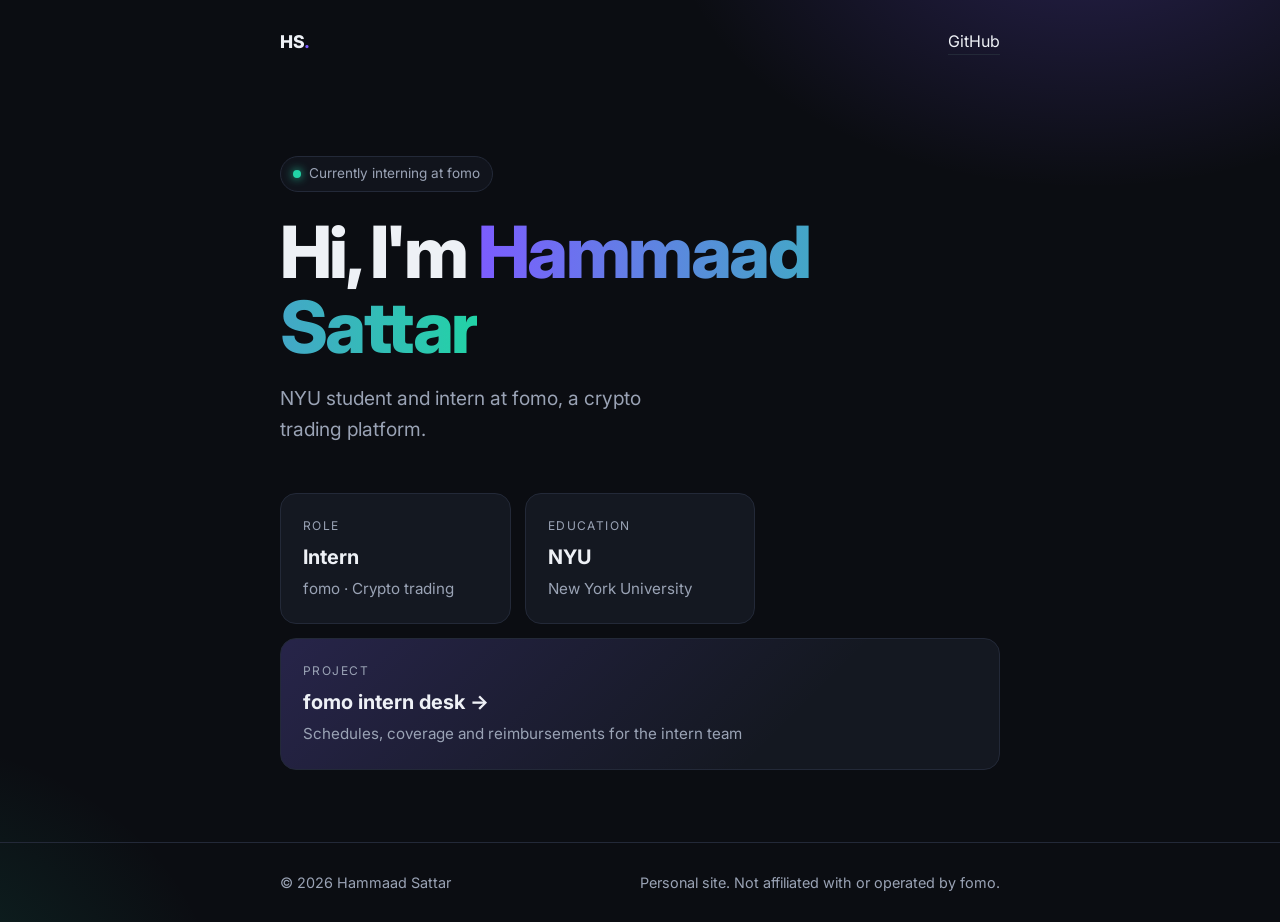
<file: index.html>
<!doctype html>
<html lang="en">
<head>
  <meta charset="utf-8">
  <meta name="viewport" content="width=device-width, initial-scale=1">
  <title>Hammaad Sattar</title>
  <meta name="description" content="Hammaad Sattar — NYU student and intern at fomo.">
  <link rel="preconnect" href="https://fonts.googleapis.com">
  <link rel="preconnect" href="https://fonts.gstatic.com" crossorigin>
  <link href="https://fonts.googleapis.com/css2?family=Inter:wght@400;500;700;800&display=swap" rel="stylesheet">
  <style>
    :root {
      --bg: #0b0d12;
      --card: #141821;
      --border: #232938;
      --fg: #eef1f6;
      --muted: #9aa3b5;
      --accent: #7c5cff;
      --accent-2: #22d3a6;
    }
    * { box-sizing: border-box; margin: 0; padding: 0; }
    html { scroll-behavior: smooth; }
    body {
      min-height: 100vh;
      background:
        radial-gradient(600px 400px at 85% -10%, rgba(124, 92, 255, .25), transparent 70%),
        radial-gradient(500px 400px at -10% 110%, rgba(34, 211, 166, .15), transparent 70%),
        var(--bg);
      color: var(--fg);
      font-family: "Inter", system-ui, -apple-system, "Segoe UI", Roboto, sans-serif;
      line-height: 1.6;
      display: flex;
      flex-direction: column;
    }
    .wrap { width: 100%; max-width: 760px; margin: 0 auto; padding: 0 20px; }

    header { padding: 28px 0; }
    header .wrap { display: flex; justify-content: space-between; align-items: center; }
    .logo { font-weight: 800; letter-spacing: -0.02em; font-size: 1.1rem; }
    .logo span { color: var(--accent); }

    .hero { padding: 72px 0 48px; }
    .badge {
      display: inline-flex; align-items: center; gap: 8px;
      padding: 6px 12px; border: 1px solid var(--border); border-radius: 999px;
      background: rgba(20, 24, 33, .7); color: var(--muted); font-size: .85rem;
    }
    .dot { width: 8px; height: 8px; border-radius: 50%; background: var(--accent-2); box-shadow: 0 0 10px var(--accent-2); }
    h1 {
      margin-top: 22px;
      font-size: clamp(2.6rem, 9vw, 4.5rem);
      font-weight: 800; letter-spacing: -0.035em; line-height: 1.05;
    }
    .grad {
      background: linear-gradient(90deg, var(--accent), var(--accent-2));
      -webkit-background-clip: text; background-clip: text; color: transparent;
    }
    .lead { margin-top: 18px; font-size: 1.2rem; color: var(--muted); max-width: 34ch; }

    .cards { display: grid; grid-template-columns: repeat(auto-fit, minmax(220px, 1fr)); gap: 14px; padding-bottom: 72px; }
    .card {
      background: var(--card); border: 1px solid var(--border); border-radius: 16px; padding: 22px;
      transition: transform .2s ease, border-color .2s ease;
    }
    .card:hover { transform: translateY(-3px); border-color: var(--accent); }
    a.card { color: inherit; text-decoration: none; border-bottom: 1px solid var(--border); }
    .card.project { grid-column: 1 / -1; background: linear-gradient(135deg, rgba(124, 92, 255, .18), transparent 70%), var(--card); }
    .label { font-size: .75rem; text-transform: uppercase; letter-spacing: .12em; color: var(--muted); }
    .value { margin-top: 6px; font-size: 1.25rem; font-weight: 700; }
    .sub { margin-top: 4px; color: var(--muted); font-size: .95rem; }

    footer { margin-top: auto; padding: 28px 0; border-top: 1px solid var(--border); color: var(--muted); font-size: .9rem; }
    footer .wrap { display: flex; justify-content: space-between; flex-wrap: wrap; gap: 12px; }
    a { color: var(--fg); text-decoration: none; border-bottom: 1px solid var(--border); }
    a:hover { border-color: var(--accent); }
  </style>
</head>
<body>
  <header>
    <div class="wrap">
      <div class="logo">HS<span>.</span></div>
      <a href="https://github.com/Hsattar123">GitHub</a>
    </div>
  </header>

  <main class="wrap">
    <section class="hero">
      <div class="badge"><span class="dot"></span> Currently interning at fomo</div>
      <h1>Hi, I'm <span class="grad">Hammaad Sattar</span></h1>
      <p class="lead">NYU student and intern at fomo, a crypto trading platform.</p>
    </section>

    <section class="cards">
      <div class="card">
        <div class="label">Role</div>
        <div class="value">Intern</div>
        <div class="sub">fomo · Crypto trading</div>
      </div>
      <div class="card">
        <div class="label">Education</div>
        <div class="value">NYU</div>
        <div class="sub">New York University</div>
      </div>
      <a class="card project" href="/dash/">
        <div class="label">Project</div>
        <div class="value">fomo intern desk →</div>
        <div class="sub">Schedules, coverage and reimbursements for the intern team</div>
      </a>
    </section>
  </main>

  <footer>
    <div class="wrap">
      <span>© 2026 Hammaad Sattar</span>
      <span>Personal site. Not affiliated with or operated by fomo.</span>
    </div>
  </footer>
</body>
</html>
</file>
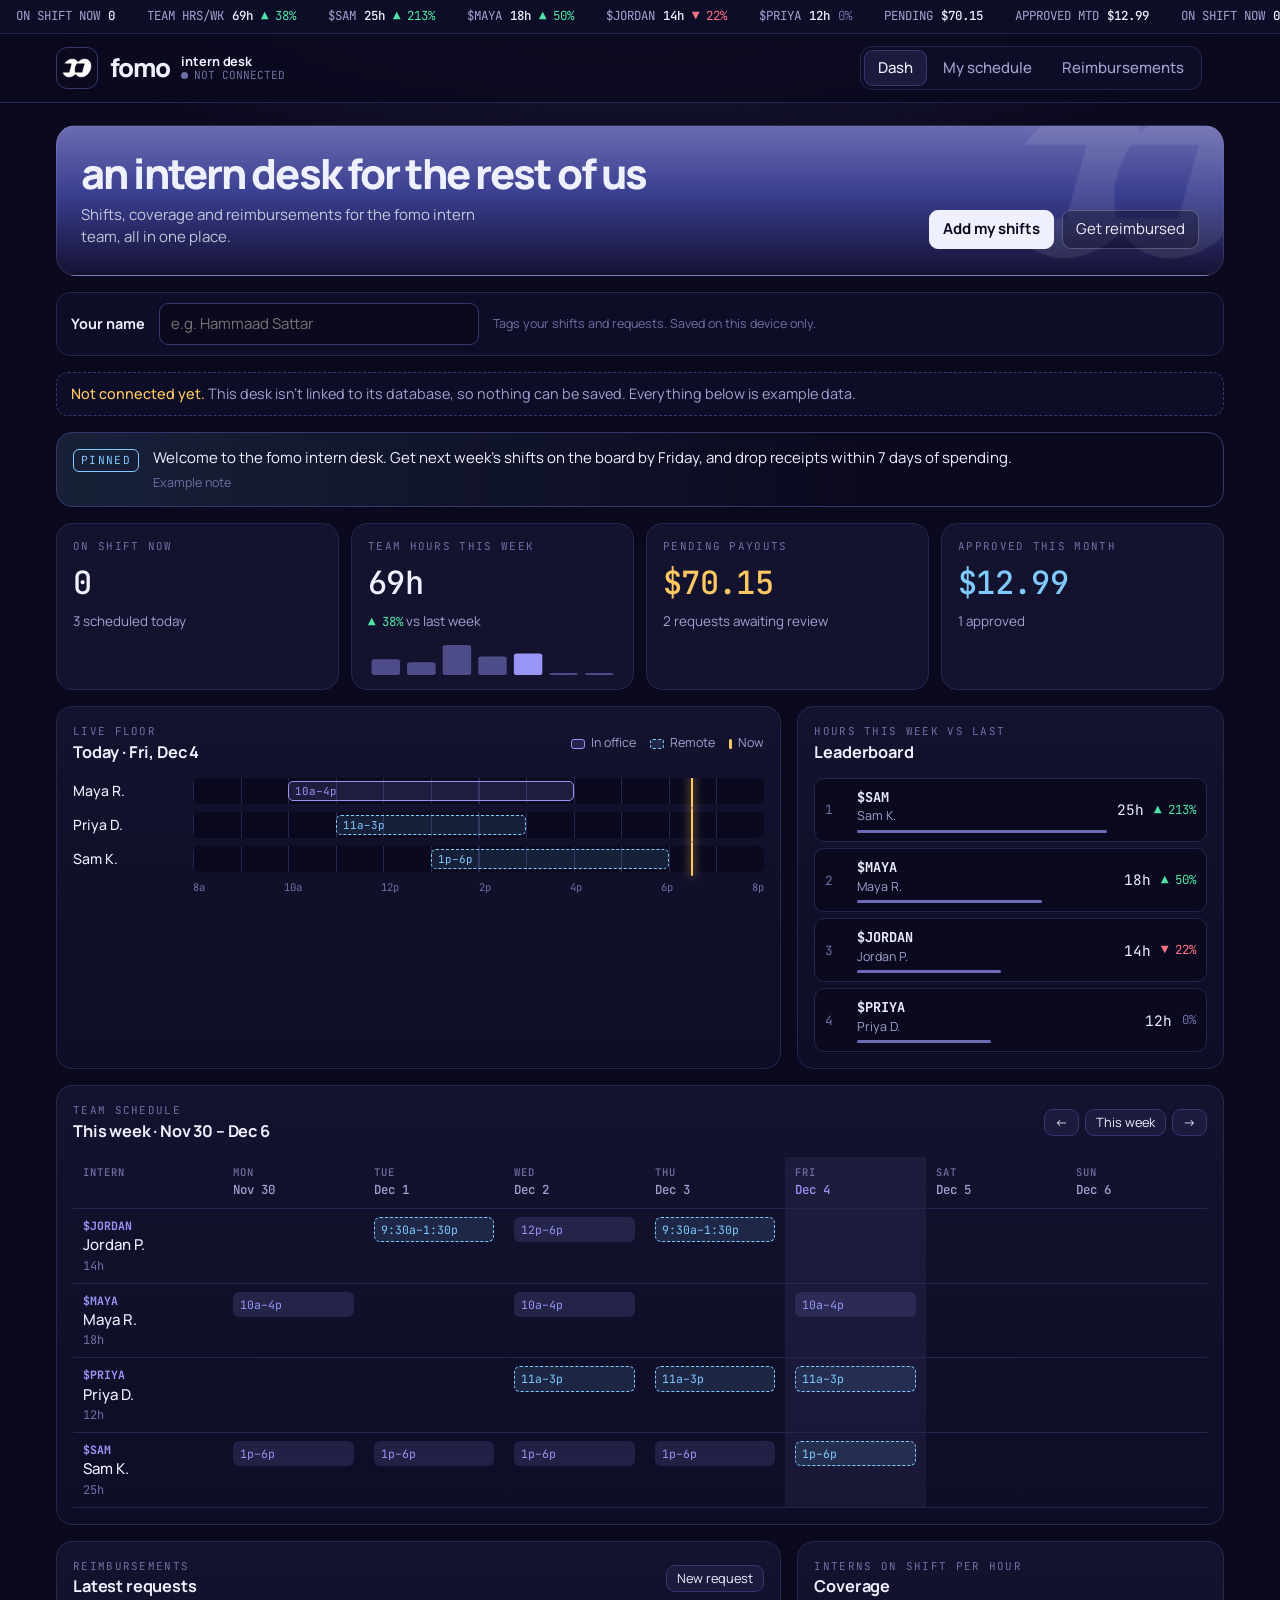
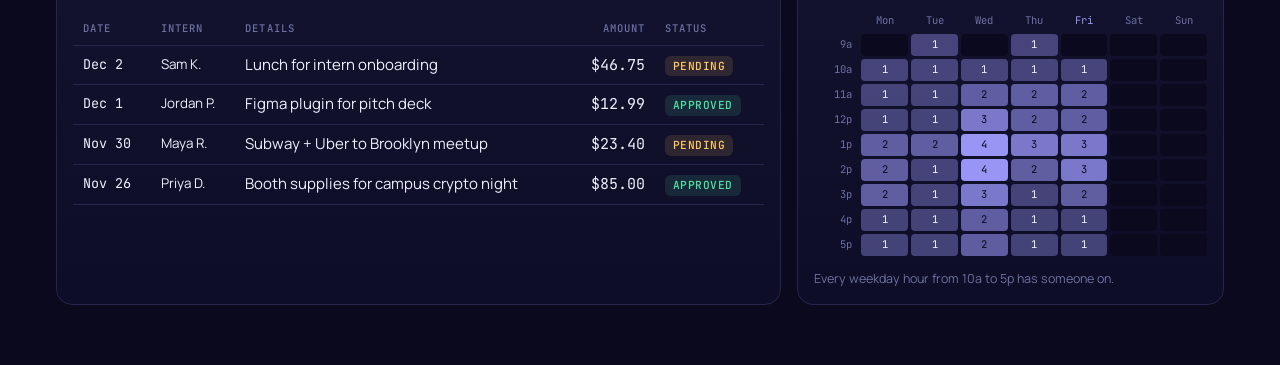
<file: dash/index.html>
<!doctype html>
<html lang="en">
<head>
<meta charset="utf-8">
<meta name="viewport" content="width=device-width, initial-scale=1, viewport-fit=cover">
<meta name="description" content="The fomo intern desk: team schedules, coverage and reimbursements for the fomo intern team.">
<meta name="robots" content="noindex">
<link rel="icon" href="fomo-mark.png">
<title>fomo intern desk</title>
<link rel="preconnect" href="https://fonts.googleapis.com">
<link rel="preconnect" href="https://fonts.gstatic.com" crossorigin>
<link href="https://fonts.googleapis.com/css2?family=Manrope:wght@400;500;600;700;800&family=JetBrains+Mono:wght@400;500;700&display=swap" rel="stylesheet">
<style>
  /* Deliberately single-theme: a dark trading-terminal look. */
  :root {
    color-scheme: dark;
    /* fomo brand: deep navy logo tile, lavender-to-indigo gradient, soft white mark */
    --bg: #0a091e;
    --bg-2: #0e0d27;
    --surface: #14132f;
    --surface-2: #1c1b3e;
    --line: #26254d;
    --line-2: #37366e;
    --ink: #eef0fd;
    --muted: #a0a2cf;
    --dim: #6e70a3;
    --up: #9895f5;            /* brand accent (periwinkle) */
    --up-soft: rgba(152, 149, 245, .14);
    --gain: #4fe3a4;          /* price-up green, only for ▲ changes */
    --down: #ff7285;
    --down-soft: rgba(255, 114, 133, .13);
    --amber: #ffc861;
    --amber-soft: rgba(255, 200, 97, .12);
    --violet: #7fcaff;        /* remote shifts */
    --violet-soft: rgba(127, 202, 255, .12);
    --grad: linear-gradient(180deg, #6b6bb0 0%, #3a3f90 45%, #151132 100%);
    --display: "Manrope", system-ui, -apple-system, "Segoe UI", sans-serif;
    --body: "Manrope", system-ui, -apple-system, "Segoe UI", sans-serif;
    --mono: "JetBrains Mono", ui-monospace, "SFMono-Regular", Menlo, monospace;
  }
  * { box-sizing: border-box; }
  [hidden] { display: none !important; }
  .me-bar, .mgr { display: flex; flex-wrap: wrap; align-items: center; gap: 10px 14px; border: 1px solid var(--line); background: var(--bg-2); border-radius: 14px; padding: 10px 14px; }
  .me-bar label, .mgr label { font-weight: 700; font-size: .9rem; color: var(--ink); }
  .me-bar input, .mgr input { width: auto; flex: 1 1 220px; max-width: 320px; }
  .mgr { border-color: var(--up); }
  html, body { background: var(--bg); }
  body {
    color: var(--ink); font: 15px/1.5 var(--body); margin: 0;
    background:
      radial-gradient(1100px 520px at 50% -180px, rgba(107, 107, 176, .38), transparent 70%),
      var(--bg);
    min-height: 100%;
  }
  .wrap { max-width: 1200px; margin: 0 auto; padding-inline: 16px; }
  h1, h2, h3 { margin: 0; text-wrap: balance; }
  h2 { font-family: var(--display); font-weight: 700; font-size: 1.02rem; letter-spacing: -0.01em; }
  .mono, .num { font-family: var(--mono); font-variant-numeric: tabular-nums; }
  button, input, select, textarea { font: inherit; color: inherit; }
  :focus-visible { outline: 2px solid var(--up); outline-offset: 2px; }
  a { color: var(--up); }

  /* ticker tape */
  .tape { border-bottom: 1px solid var(--line); background: var(--bg-2); overflow: hidden; white-space: nowrap; font-family: var(--mono); font-size: .78rem; }
  .tape-track { display: inline-flex; gap: 32px; padding: 7px 0; padding-left: 16px; }
  .tape-track span { display: inline-flex; gap: 8px; color: var(--muted); }
  .tape-track b { color: var(--ink); font-weight: 500; }
  .tape-track .up { color: var(--gain); } .tape-track .down { color: var(--down); } .tape-track .flat { color: var(--dim); }
  @media (prefers-reduced-motion: no-preference) {
    .tape-track.moving { animation: tape 60s linear infinite; }
    .tape:hover .tape-track { animation-play-state: paused; }
    @keyframes tape { to { transform: translateX(-50%); } }
  }

  /* header */
  header.top { position: sticky; top: env(safe-area-inset-top, 0px); z-index: 5; background: rgba(10, 9, 30, .82); backdrop-filter: blur(10px); border-bottom: 1px solid var(--line); }
  .top .wrap { display: flex; flex-wrap: wrap; align-items: center; gap: 12px 22px; padding-block: 12px; }
  .brand { display: flex; align-items: center; gap: 12px; margin-right: auto; }
  .logo-tile { width: 42px; height: 42px; border-radius: 11px; background: var(--bg); border: 1px solid var(--line-2); display: grid; place-items: center; flex: none; }
  .logo-tile img { width: 30px; height: auto; display: block; }
  .wordmark { font-family: var(--display); font-weight: 800; font-size: 1.6rem; letter-spacing: -0.045em; line-height: 1; color: var(--ink); }
  .brand .sub { display: grid; line-height: 1.15; }
  .brand .sub strong { font-family: var(--display); font-weight: 700; font-size: .8rem; letter-spacing: -0.01em; }
  .live { display: inline-flex; align-items: center; gap: 6px; font-family: var(--mono); font-size: .7rem; color: var(--gain); }
  .live::before { content: ""; width: 7px; height: 7px; border-radius: 50%; background: var(--gain); box-shadow: 0 0 0 0 rgba(79, 227, 164, .6); }
  .live.off { color: var(--dim); } .live.off::before { background: var(--dim); }
  @media (prefers-reduced-motion: no-preference) { .live:not(.off)::before { animation: ping 2s infinite; } @keyframes ping { 70% { box-shadow: 0 0 0 7px rgba(79, 227, 164, 0); } 100% { box-shadow: 0 0 0 0 rgba(79, 227, 164, 0); } } }
  nav.tabs { display: flex; gap: 2px; background: var(--bg-2); border: 1px solid var(--line); border-radius: 12px; padding: 3px; overflow-x: auto; max-width: 100%; }
  nav.tabs button { border: 0; background: none; padding: 7px 14px; border-radius: 9px; cursor: pointer; color: var(--muted); font-weight: 500; white-space: nowrap; }
  nav.tabs button:hover { color: var(--ink); }
  nav.tabs button[aria-selected="true"] { background: var(--surface-2); color: var(--ink); box-shadow: inset 0 0 0 1px var(--line-2); }
  .who { display: flex; align-items: center; gap: 8px; font-size: .88rem; color: var(--muted); }
  .who img { width: 28px; height: 28px; border-radius: 50%; border: 1px solid var(--line-2); }
  .role { font-family: var(--mono); font-size: .66rem; letter-spacing: .1em; padding: 2px 7px; border-radius: 6px; background: var(--violet-soft); color: var(--violet); }

  main { padding-block: 22px 60px; display: grid; gap: 16px; }
  .hero { border-radius: 20px; background: var(--grad); padding: 26px 24px; display: flex; flex-wrap: wrap; align-items: flex-end; justify-content: space-between; gap: 16px; border: 1px solid rgba(233, 237, 253, .12); position: relative; overflow: hidden; }
  .hero::after { content: ""; position: absolute; right: -40px; top: -30px; width: 260px; height: 170px; background: url("fomo-mark.png") no-repeat center / contain; opacity: .09; pointer-events: none; }
  .hero h1 { font-family: var(--display); font-weight: 800; font-size: clamp(1.6rem, 4.6vw, 2.6rem); letter-spacing: -0.045em; line-height: 1.05; color: #eef0fd; }
  .hero p { margin: 8px 0 0; color: rgba(238, 240, 253, .78); max-width: 46ch; }
  .hero .cta { display: flex; gap: 8px; flex-wrap: wrap; position: relative; z-index: 1; }
  .hero .btn { background: rgba(10, 9, 30, .35); border-color: rgba(233, 237, 253, .25); color: #eef0fd; }
  .hero .btn.primary { background: #eef0fd; color: #0a091e; border-color: #eef0fd; }
  section[data-panel] { display: grid; gap: 16px; }
  section[data-panel][hidden] { display: none; }
  .banner { border: 1px dashed var(--line-2); background: var(--bg-2); color: var(--muted); border-radius: 12px; padding: 10px 14px; font-size: .9rem; }
  .banner strong { color: var(--amber); font-weight: 500; }

  .panel { background: linear-gradient(180deg, var(--surface), var(--bg-2)); border: 1px solid var(--line); border-radius: 16px; padding: 16px; display: grid; gap: 14px; min-width: 0; align-content: start; }
  .panel-head { display: flex; flex-wrap: wrap; align-items: center; justify-content: space-between; gap: 10px; }
  .kicker { font-family: var(--mono); font-size: .68rem; letter-spacing: .12em; text-transform: uppercase; color: var(--dim); }
  .muted { color: var(--muted); } .small { font-size: .84rem; }

  /* announcement */
  .gm { display: grid; grid-template-columns: auto 1fr auto; gap: 14px; align-items: start; border: 1px solid var(--line-2); border-radius: 16px; padding: 14px 16px; background: linear-gradient(90deg, var(--violet-soft), transparent 70%); }
  .gm .tag { font-family: var(--mono); font-size: .7rem; letter-spacing: .12em; color: var(--violet); border: 1px solid var(--violet); border-radius: 6px; padding: 2px 7px; margin-top: 2px; }
  .gm p { margin: 0; white-space: pre-wrap; overflow-wrap: anywhere; }
  .gm .meta { font-size: .78rem; color: var(--dim); margin-top: 4px; }
  .gm textarea { width: 100%; min-height: 70px; resize: vertical; background: var(--bg); border: 1px solid var(--line-2); border-radius: 10px; padding: 8px 10px; }
  @media (max-width: 560px) { .gm { grid-template-columns: 1fr; } }

  /* tiles */
  .tiles { display: grid; grid-template-columns: repeat(4, minmax(0, 1fr)); gap: 12px; }
  @media (max-width: 900px) { .tiles { grid-template-columns: repeat(2, minmax(0, 1fr)); } }
  .tile { background: var(--surface); border: 1px solid var(--line); border-radius: 16px; padding: 14px 16px; display: grid; gap: 4px; align-content: start; position: relative; overflow: hidden; }
  .tile .label { font-family: var(--mono); font-size: .68rem; letter-spacing: .12em; text-transform: uppercase; color: var(--dim); }
  .tile .value { font-family: var(--mono); font-size: clamp(1.4rem, 3.4vw, 2rem); font-weight: 500; letter-spacing: -0.02em; font-variant-numeric: tabular-nums; }
  .tile .sub { font-size: .84rem; color: var(--muted); overflow-wrap: anywhere; }
  .tile.up .value { color: var(--ink); } .tile.amber .value { color: var(--amber); } .tile.violet .value { color: var(--violet); }
  .spark { display: block; width: 100%; height: 34px; margin-top: 6px; }
  .chg { font-family: var(--mono); font-size: .78rem; }
  .chg.up { color: var(--gain); } .chg.down { color: var(--down); } .chg.flat { color: var(--dim); }

  .two { display: grid; grid-template-columns: minmax(0, 1.7fr) minmax(0, 1fr); gap: 16px; }
  @media (max-width: 900px) { .two { grid-template-columns: minmax(0, 1fr); } }

  /* today timeline */
  .tl { display: grid; gap: 8px; }
  .tl-row { display: grid; grid-template-columns: 110px 1fr; gap: 10px; align-items: center; }
  .tl-name { font-weight: 500; font-size: .88rem; overflow: hidden; text-overflow: ellipsis; white-space: nowrap; }
  .tl-track { position: relative; height: 26px; background: repeating-linear-gradient(90deg, var(--line) 0 1px, transparent 1px calc(100% / var(--cols))); border-radius: 6px; background-color: var(--bg); }
  .tl-bar { position: absolute; top: 3px; bottom: 3px; border-radius: 5px; background: var(--up-soft); border: 1px solid var(--up); color: var(--up); font-family: var(--mono); font-size: .68rem; padding: 0 6px; display: flex; align-items: center; overflow: hidden; white-space: nowrap; }
  .tl-bar.remote { border-style: dashed; background: var(--violet-soft); border-color: var(--violet); color: var(--violet); }
  .tl-axis { display: grid; grid-template-columns: 110px 1fr; gap: 10px; }
  .tl-axis div:last-child { display: flex; justify-content: space-between; font-family: var(--mono); font-size: .66rem; color: var(--dim); }
  .tl-now { position: absolute; top: -4px; bottom: -4px; width: 2px; background: var(--amber); border-radius: 2px; box-shadow: 0 0 10px var(--amber); }
  .tl-wrap { position: relative; }
  .tl-scroll { overflow-x: auto; }
  .tl-inner { min-width: 520px; display: grid; gap: 8px; }

  /* leaderboard */
  .lb { display: grid; gap: 6px; }
  .lb-row { display: grid; grid-template-columns: 22px minmax(0, 1fr) auto auto; gap: 10px; align-items: center; padding: 8px 10px; border-radius: 10px; background: var(--bg); border: 1px solid var(--line); }
  .lb-rank { font-family: var(--mono); color: var(--dim); font-size: .8rem; }
  .lb-sym { font-family: var(--mono); font-weight: 700; font-size: .85rem; }
  .lb-name { font-size: .78rem; color: var(--muted); overflow: hidden; text-overflow: ellipsis; white-space: nowrap; }
  .lb-bar { height: 3px; border-radius: 3px; background: var(--up); margin-top: 4px; opacity: .7; }
  .lb-hrs { font-family: var(--mono); font-size: .9rem; }

  /* week grid */
  .scroll { overflow-x: auto; }
  table { border-collapse: collapse; width: 100%; }
  th, td { text-align: left; padding: 8px 10px; border-bottom: 1px solid var(--line); vertical-align: top; }
  th { font-family: var(--mono); font-size: .66rem; text-transform: uppercase; letter-spacing: .1em; color: var(--dim); font-weight: 500; white-space: nowrap; }
  .grid { min-width: 820px; table-layout: fixed; }
  .grid th:first-child, .grid td:first-child { width: 150px; }
  .grid th .d { display: block; font-size: .78rem; letter-spacing: 0; color: var(--muted); text-transform: none; }
  .grid .today { background: rgba(152, 149, 245, .07); }
  .grid th.today .d { color: var(--up); }
  .person { font-weight: 500; overflow-wrap: anywhere; }
  .person .sym { display: block; font-family: var(--mono); font-size: .72rem; color: var(--up); font-weight: 700; }
  .person .hrs { display: block; font-weight: 400; font-size: .75rem; color: var(--dim); font-family: var(--mono); }
  .shift { display: block; font-family: var(--mono); font-size: .72rem; padding: 3px 6px; border-radius: 6px; background: var(--up-soft); color: var(--up); border: 1px solid transparent; margin-bottom: 4px; white-space: nowrap; overflow: hidden; text-overflow: ellipsis; }
  .shift.remote { background: var(--violet-soft); color: var(--violet); border: 1px dashed var(--violet); }
  .legend { display: flex; flex-wrap: wrap; gap: 14px; font-size: .78rem; color: var(--muted); }
  .legend span { display: inline-flex; align-items: center; gap: 6px; }
  .legend i { width: 14px; height: 10px; border-radius: 3px; background: var(--up-soft); border: 1px solid var(--up); }
  .legend i.r { background: var(--violet-soft); border: 1px dashed var(--violet); }
  .legend i.n { background: var(--amber); border: 0; width: 3px; }

  /* heatmap */
  .heat { display: grid; grid-template-columns: 44px repeat(7, minmax(34px, 1fr)); gap: 3px; min-width: 360px; }
  .heat .h { font-family: var(--mono); font-size: .66rem; color: var(--dim); display: flex; align-items: center; justify-content: flex-end; padding-right: 6px; }
  .heat .c { height: 22px; border-radius: 4px; display: flex; align-items: center; justify-content: center; font-family: var(--mono); font-size: .66rem; background: var(--bg); color: var(--bg); }
  .heat .col { text-align: center; font-family: var(--mono); font-size: .66rem; color: var(--dim); padding-bottom: 2px; }
  .heat .col.today { color: var(--up); }

  .weeknav { display: flex; align-items: center; gap: 6px; }
  .btn { border: 1px solid var(--line-2); background: var(--surface-2); border-radius: 9px; padding: 7px 13px; cursor: pointer; }
  .btn:hover { border-color: var(--muted); }
  .btn.primary { background: var(--up); color: #0a091e; border-color: var(--up); font-weight: 700; }
  .btn.primary:hover { filter: brightness(1.08); }
  .btn.sm { padding: 3px 10px; font-size: .8rem; }
  .btn.ok { color: var(--gain); } .btn.no { color: var(--down); }
  .btn.ghost { background: none; }
  .btn:disabled { opacity: .45; cursor: not-allowed; }

  .pill { display: inline-block; font-family: var(--mono); font-size: .7rem; font-weight: 500; padding: 2px 8px; border-radius: 6px; white-space: nowrap; letter-spacing: .04em; }
  .pill.pending { background: var(--amber-soft); color: var(--amber); }
  .pill.approved { background: rgba(79, 227, 164, .12); color: var(--gain); }
  .pill.rejected { background: var(--down-soft); color: var(--down); }
  td.amt, th.amt { text-align: right; }
  td.amt { font-family: var(--mono); font-variant-numeric: tabular-nums; white-space: nowrap; }
  .actions { display: flex; gap: 6px; flex-wrap: wrap; justify-content: flex-end; }

  /* forms */
  .split { display: grid; grid-template-columns: minmax(0, 380px) minmax(0, 1fr); gap: 16px; align-items: start; }
  @media (max-width: 900px) { .split { grid-template-columns: minmax(0, 1fr); } }
  form { display: grid; gap: 12px; }
  .row { display: grid; grid-template-columns: 1fr 1fr; gap: 10px; }
  label, .fl { display: grid; gap: 5px; font-size: .8rem; color: var(--muted); font-weight: 500; }
  input, select { background: var(--bg); border: 1px solid var(--line-2); border-radius: 9px; padding: 9px 11px; width: 100%; min-width: 0; }
  input:focus, select:focus, textarea:focus { border-color: var(--up); outline: none; }
  .days { display: grid; grid-template-columns: repeat(7, 1fr); gap: 4px; }
  .days button { border: 1px solid var(--line-2); background: var(--bg); color: var(--muted); border-radius: 8px; padding: 7px 0; cursor: pointer; font-family: var(--mono); font-size: .74rem; }
  .days button[aria-pressed="true"] { background: var(--up-soft); color: var(--up); border-color: var(--up); }
  .hint { font-size: .78rem; color: var(--dim); margin: 0; }
  .preview { font-family: var(--mono); font-size: .78rem; color: var(--up); }
  .empty { color: var(--muted); padding: 10px 0; margin: 0; }
  .list { display: grid; gap: 8px; }
  .item { display: flex; align-items: center; gap: 12px; justify-content: space-between; padding: 10px 12px; border: 1px solid var(--line); border-radius: 12px; background: var(--bg); }
  .item.remote { border-style: dashed; }
  .item .when { font-family: var(--mono); font-size: .85rem; }
  .item .what { font-size: .82rem; color: var(--muted); overflow-wrap: anywhere; }
  .item .dot { width: 8px; height: 8px; border-radius: 50%; background: var(--up); flex: none; }
  .item.remote .dot { background: var(--violet); }
  .item-l { display: flex; gap: 12px; align-items: center; min-width: 0; }

  .toast { position: fixed; left: 50%; bottom: calc(18px + env(safe-area-inset-bottom, 0px)); transform: translateX(-50%); background: var(--surface-2); color: var(--ink); border: 1px solid var(--up); padding: 10px 16px; border-radius: 12px; font-size: .9rem; max-width: calc(100% - 32px); z-index: 10; box-shadow: 0 10px 30px rgba(0, 0, 0, .5); }
  @media (prefers-reduced-motion: no-preference) { .toast { animation: rise .2s ease-out; } @keyframes rise { from { transform: translate(-50%, 8px); opacity: 0; } } }
</style>
</head>
<body>


<div class="tape" aria-label="Team stats ticker"><div class="tape-track" id="tape"></div></div>

<header class="top">
  <div class="wrap">
    <div class="brand">
      <span class="logo-tile"><img src="fomo-mark.png" alt=""></span>
      <span class="wordmark">fomo</span>
      <span class="sub"><strong>intern desk</strong><span class="live off" id="live">CONNECTING</span></span>
    </div>
    <nav class="tabs" role="tablist" aria-label="Sections">
      <button role="tab" data-tab="dash" aria-selected="true">Dash</button>
      <button role="tab" data-tab="schedule" aria-selected="false">My schedule</button>
      <button role="tab" data-tab="expenses" aria-selected="false">Reimbursements</button>
    </nav>
    <div class="who" id="who"></div>
  </div>
</header>

<main class="wrap">
  <div class="hero">
    <div>
      <h1>an intern desk for the rest of us</h1>
      <p id="heroSub">Shifts, coverage and reimbursements for the fomo intern team, all in one place.</p>
    </div>
    <div class="cta">
      <button class="btn primary" data-goto="schedule">Add my shifts</button>
      <button class="btn" data-goto="expenses">Get reimbursed</button>
    </div>
  </div>
  <div class="me-bar">
    <label for="myName">Your name</label>
    <input id="myName" name="myName" autocomplete="name" placeholder="e.g. Hammaad Sattar" maxlength="40">
    <span class="hint">Tags your shifts and requests. Saved on this device only.</span>
  </div>
  <form class="mgr" id="mgrForm" hidden>
    <label for="mgrCode">Manager code</label>
    <input id="mgrCode" type="password" autocomplete="current-password" placeholder="Enter the manager code">
    <button class="btn sm primary" type="submit">Unlock</button>
    <button class="btn sm ghost" type="button" id="mgrCancel">Cancel</button>
    <span class="hint">Unlocks approvals, the pinned note and CSV exports on this device.</span>
  </form>
  <div class="banner" id="banner" hidden></div>
  <div class="gm" id="gm"></div>

  <!-- DASH -->
  <section data-panel="dash">
    <div class="tiles" id="tiles"></div>

    <div class="two">
      <div class="panel">
        <div class="panel-head">
          <div><div class="kicker">Live floor</div><h2 id="todayTitle">Today</h2></div>
          <div class="legend"><span><i></i>In office</span><span><i class="r"></i>Remote</span><span><i class="n"></i>Now</span></div>
        </div>
        <div id="timeline"></div>
      </div>
      <div class="panel">
        <div class="panel-head">
          <div><div class="kicker">Hours this week vs last</div><h2>Leaderboard</h2></div>
        </div>
        <div class="lb" id="leaderboard"></div>
      </div>
    </div>

    <div class="panel">
      <div class="panel-head">
        <div><div class="kicker">Team schedule</div><h2 id="weekLabel">This week</h2></div>
        <div class="weeknav">
          <button class="btn sm" id="prevWeek" aria-label="Previous week">←</button>
          <button class="btn sm" id="thisWeek">This week</button>
          <button class="btn sm" id="nextWeek" aria-label="Next week">→</button>
        </div>
      </div>
      <div class="scroll"><table class="grid" id="grid"></table></div>
    </div>

    <div class="two">
      <div class="panel">
        <div class="panel-head">
          <div><div class="kicker">Reimbursements</div><h2 id="recentTitle">Latest requests</h2></div>
          <button class="btn sm" data-goto="expenses">New request</button>
        </div>
        <div id="recent"></div>
      </div>
      <div class="panel">
        <div class="panel-head">
          <div><div class="kicker">Interns on shift per hour</div><h2>Coverage</h2></div>
        </div>
        <div class="scroll"><div class="heat" id="heat"></div></div>
        <p class="hint" id="heatHint"></p>
      </div>
    </div>
  </section>

  <!-- SCHEDULE -->
  <section data-panel="schedule" hidden>
    <div class="split">
      <div class="panel">
        <div><div class="kicker">Put yourself on the board</div><h2>Add shifts</h2></div>
        <form id="shiftForm">
          <label for="shDate">Starting<input id="shDate" name="date" type="date" required></label>
          <div class="fl" id="daysLabel">Days
            <div class="days" id="days" role="group" aria-labelledby="daysLabel"></div>
          </div>
          <div class="row">
            <label for="shStart">Start<input id="shStart" name="start" type="time" value="10:00" required></label>
            <label for="shEnd">End<input id="shEnd" name="end" type="time" value="16:00" required></label>
          </div>
          <div class="row">
            <label for="shMode">Where
              <select id="shMode" name="mode"><option value="office">In office</option><option value="remote">Remote</option></select>
            </label>
            <label for="shWeeks">Repeat
              <select id="shWeeks" name="weeks">
                <option value="1">This week only</option><option value="2">2 weeks</option><option value="4">4 weeks</option>
                <option value="8">8 weeks</option><option value="12">12 weeks</option>
              </select>
            </label>
          </div>
          <label for="shNote">Note (optional)<input id="shNote" name="note" maxlength="120" placeholder="e.g. Standup at 11, leaving early Fri"></label>
          <p class="preview" id="shPreview" aria-live="polite"></p>
          <button class="btn primary" type="submit" id="shSubmit">Add to schedule</button>
        </form>
      </div>
      <div class="panel">
        <div class="panel-head">
          <div><div class="kicker">Upcoming</div><h2>Your shifts</h2></div>
          <div style="display:flex;gap:8px;align-items:center;flex-wrap:wrap">
            <span class="muted small num" id="myHours"></span>
            <button class="btn sm" id="copyWeek" title="Copies your shifts from this week into next week">Copy this week → next</button>
          </div>
        </div>
        <div class="list" id="myShifts"></div>
      </div>
    </div>
  </section>

  <!-- EXPENSES -->
  <section data-panel="expenses" hidden>
    <div class="split">
      <div class="panel">
        <div><div class="kicker">Get paid back</div><h2>Request a reimbursement</h2></div>
        <form id="expForm">
          <div class="row">
            <label for="exDate">Date spent<input id="exDate" name="date" type="date" required></label>
            <label for="exAmount">Amount (USD)<input id="exAmount" name="amount" type="number" min="0.01" step="0.01" inputmode="decimal" placeholder="0.00" required></label>
          </div>
          <label for="exCat">Category
            <select id="exCat" name="category">
              <option>Travel</option><option>Meals</option><option>Software</option>
              <option>Supplies</option><option>Events</option><option>Marketing</option><option>Other</option>
            </select>
          </label>
          <label for="exDesc">What was it for?<input id="exDesc" name="description" maxlength="160" placeholder="e.g. Uber to the NYU campus event" required></label>
          <label for="exReceipt">Receipt link (Google Drive, Dropbox…)<input id="exReceipt" name="receipt" type="url" placeholder="https://"></label>
          <button class="btn primary" type="submit" id="exSubmit">Submit request</button>
          <p class="hint" id="expPrivacy">Anyone with this page can see requests. Only the intern manager can approve them.</p>
        </form>
      </div>
      <div class="panel">
        <div class="panel-head">
          <div><div class="kicker" id="expTotals">&nbsp;</div><h2 id="expTitle">Your requests</h2></div>
          <div style="display:flex;gap:6px;flex-wrap:wrap" id="exportBox" hidden>
            <button class="btn sm" id="exportExp">Export requests (.csv)</button>
            <button class="btn sm" id="exportSched">Export schedule (.csv)</button>
          </div>
        </div>
        <div id="expTable"></div>
      </div>
    </div>
  </section>
</main>
<div class="toast" id="toast" role="status" hidden></div>

<script src="vendor/supabase-2.117.2.js"></script>
<script src="config.js"></script>
<script>
(() => {
  // ---------- helpers ----------
  const $ = (s) => document.querySelector(s);
  function h(tag, attrs, ...kids) {
    const el = document.createElement(tag);
    for (const [k, v] of Object.entries(attrs || {})) {
      if (v == null || v === false) continue;
      if (k === "class") el.className = v;
      else if (k === "text") el.textContent = v;
      else if (k === "style") el.setAttribute("style", v);
      else if (k.startsWith("on")) el.addEventListener(k.slice(2), v);
      else el.setAttribute(k, v === true ? "" : v);
    }
    for (const c of kids.flat()) if (c != null && c !== false) el.append(c instanceof Node ? c : document.createTextNode(String(c)));
    return el;
  }
  const svg = (tag, attrs, ...kids) => { const el = document.createElementNS("http://www.w3.org/2000/svg", tag); for (const [k, v] of Object.entries(attrs || {})) el.setAttribute(k, v); kids.forEach((c) => el.append(c)); return el; };
  const pad = (n) => String(n).padStart(2, "0");
  const iso = (d) => `${d.getFullYear()}-${pad(d.getMonth() + 1)}-${pad(d.getDate())}`;
  const parse = (s) => { const [y, m, d] = s.split("-").map(Number); return new Date(y, m - 1, d); };
  const addDays = (s, n) => { const d = parse(s); d.setDate(d.getDate() + n); return iso(d); };
  const todayIso = () => iso(new Date());
  function weekStart(off) { const d = new Date(); d.setHours(0, 0, 0, 0); d.setDate(d.getDate() - ((d.getDay() + 6) % 7) + off * 7); return d; }
  const weekDays = (off) => { const s = iso(weekStart(off)); return [...Array(7)].map((_, i) => addDays(s, i)); };
  const dow = (s) => (parse(s).getDay() + 6) % 7; // Mon=0
  const mins = (t) => { const [a, b] = t.split(":").map(Number); return a * 60 + b; };
  const hoursOf = (s) => Math.max(0, mins(s.end) - mins(s.start)) / 60;
  const fmtH = (n) => (Math.round(n * 10) / 10).toFixed(n % 1 ? 1 : 0) + "h";
  const money = (c) => (c / 100).toLocaleString("en-US", { style: "currency", currency: "USD" });
  const dayFmt = new Intl.DateTimeFormat("en-US", { weekday: "short", month: "short", day: "numeric" });
  const shortFmt = new Intl.DateTimeFormat("en-US", { month: "short", day: "numeric" });
  const DOW = ["Mon", "Tue", "Wed", "Thu", "Fri", "Sat", "Sun"];
  const newId = (p) => p + Date.now().toString(36) + Math.random().toString(36).slice(2, 7);
  const safeUrl = (u) => (/^https?:\/\//i.test(u || "") ? u : null);
  const t12 = (t) => { let [a, b] = t.split(":").map(Number); const ap = a >= 12 ? "p" : "a"; a = a % 12 || 12; return b ? `${a}:${pad(b)}${ap}` : `${a}${ap}`; };
  const clean = (n) => (n || "").replace(/\s*\(example\)\s*/i, "").trim();
  const symOf = (n) => "$" + ((clean(n).split(/\s+/)[0] || "").toUpperCase().replace(/[^A-Z0-9]/g, "").slice(0, 6) || "INTERN");

  let toastT;
  function toast(msg) { const t = $("#toast"); t.textContent = msg; t.hidden = false; clearTimeout(toastT); toastT = setTimeout(() => (t.hidden = true), 3600); }
  // ---------- example data (only until real entries exist) ----------
  function exampleData() {
    const w = weekDays(0), lw = weekDays(-1);
    const mk = (days, start, end, mode, pre) => days.map((d, i) => ({ id: pre + i, date: d, start, end, mode }));
    const t = todayIso();
    const withToday = (shifts, start, end, mode, id) => (shifts.some((x) => x.date === t) ? shifts : [...shifts, { id, date: t, start, end, mode }]);
    const ex = {
      schedules: {
        ex1: { name: "Maya R. (example)", shifts: [...mk([w[0], w[2], w[4]], "10:00", "16:00", "office", "a"), ...mk([lw[0], lw[2]], "10:00", "16:00", "office", "b")] },
        ex2: { name: "Jordan P. (example)", shifts: [...mk([w[1], w[3]], "09:30", "13:30", "remote", "c"), ...mk([w[2]], "12:00", "18:00", "office", "d"), ...mk([lw[1], lw[2], lw[3]], "09:30", "15:30", "office", "e")] },
        ex3: { name: "Sam K. (example)", shifts: [...mk([w[0], w[1], w[2], w[3]], "13:00", "18:00", "office", "f"), ...mk([lw[0], lw[4]], "13:00", "17:00", "remote", "g")] },
        ex4: { name: "Priya D. (example)", shifts: [...mk([w[2], w[3], w[4]], "11:00", "15:00", "remote", "h"), ...mk([lw[2], lw[3], lw[4]], "11:00", "15:00", "remote", "i")] },
      },
      expenses: {
        ex1: { name: "Maya R. (example)", items: [{ id: "x1", date: w[0], amount: 2340, category: "Travel", description: "Subway + Uber to Brooklyn meetup", submittedAt: w[0] + "T12" }] },
        ex2: { name: "Jordan P. (example)", items: [{ id: "x2", date: w[1], amount: 1299, category: "Software", description: "Figma plugin for pitch deck", submittedAt: w[1] + "T12" }] },
        ex3: { name: "Sam K. (example)", items: [{ id: "x3", date: w[2], amount: 4675, category: "Meals", description: "Lunch for intern onboarding", submittedAt: w[2] + "T12" }] },
        ex4: { name: "Priya D. (example)", items: [{ id: "x4", date: lw[3], amount: 8500, category: "Events", description: "Booth supplies for campus crypto night", submittedAt: lw[3] + "T12" }] },
      },
      decisions: { x2: { status: "approved" }, x4: { status: "approved" } },
      board: { text: "Welcome to the fomo intern desk. Get next week's shifts on the board by Friday, and drop receipts within 7 days of spending.", updatedAt: null },
    };
    // make sure the live floor has people on it whatever day it is
    ex.schedules.ex1.shifts = withToday(ex.schedules.ex1.shifts, "10:00", "16:00", "office", "t1");
    ex.schedules.ex3.shifts = withToday(ex.schedules.ex3.shifts, "13:00", "18:00", "remote", "t3");
    ex.schedules.ex4.shifts = withToday(ex.schedules.ex4.shifts, "11:00", "15:00", "office", "t4");
    return ex;
  }

  // ---------- state ----------
  const CFG = window.FOMO_DESK || {};
  const S = {
    mode: "connecting", // connecting | live | offline
    shifts: [], expenses: [], board: null,
    loaded: false, sb: null,
    manager: false, code: "",
    weekOff: 0, editingBoard: false,
    pickedDays: null, // null = follow the date's weekday
  };
  const keyOf = (name) => clean(name).toLowerCase().replace(/\s+/g, " ");
  const myKey = () => keyOf($("#myName").value || "");
  // group the flat database rows into the per-person shape the renderers use
  function grouped() {
    const schedules = {}, expenses = {};
    for (const r of S.shifts) {
      const k = keyOf(r.name);
      (schedules[k] ||= { name: clean(r.name), shifts: [] }).shifts.push({ id: r.id, date: r.date, start: r.start_time.slice(0, 5), end: r.end_time.slice(0, 5), mode: r.mode, note: r.note });
    }
    for (const r of S.expenses) {
      const k = keyOf(r.name);
      (expenses[k] ||= { name: clean(r.name), items: [] }).items.push({ id: r.id, date: r.date, amount: r.amount_cents, category: r.category, description: r.description, receipt: r.receipt, submittedAt: r.created_at, status: r.status });
    }
    return { schedules, expenses, decisions: {}, board: S.board };
  }
  const isExample = () => S.mode !== "live" || (S.loaded && !S.shifts.length && !S.expenses.length);
  const view = () => (isExample() ? exampleData() : grouped());
  const canWrite = () => S.mode === "live";
  const nameOf = (id, v) => { const d = v.schedules[id] || v.expenses[id]; return (d && d.name) || "Intern"; };
  const statusOf = (v, it) => it.status || (v.decisions[it.id] && v.decisions[it.id].status) || "pending";
  const mySched = () => (!isExample() && grouped().schedules[myKey()]) || { name: "", shifts: [] };
  const hrsIn = (shifts, days) => shifts.filter((s) => days.includes(s.date)).reduce((n, s) => n + hoursOf(s), 0);
  function change(now, prev) {
    if (!prev && !now) return { cls: "flat", txt: "—" };
    if (!prev) return { cls: "up", txt: "NEW" };
    const p = Math.round(((now - prev) / prev) * 100);
    return p > 0 ? { cls: "up", txt: `▲ ${p}%` } : p < 0 ? { cls: "down", txt: `▼ ${Math.abs(p)}%` } : { cls: "flat", txt: "0%" };
  }
  function allItems(v) {
    const out = [];
    for (const [uid, doc] of Object.entries(v.expenses)) for (const it of doc.items || []) out.push({ ...it, uid, status: statusOf(v, it) });
    return out.sort((a, b) => (b.submittedAt || "").localeCompare(a.submittedAt || ""));
  }
  function stats(v) {
    const w = weekDays(0), lw = weekDays(-1), t = todayIso();
    const people = Object.keys(v.schedules).map((uid) => {
      const sh = v.schedules[uid].shifts || [];
      return { uid, name: nameOf(uid, v), sym: symOf(nameOf(uid, v)), now: hrsIn(sh, w), prev: hrsIn(sh, lw), today: sh.filter((s) => s.date === t) };
    });
    const perDay = w.map((d) => Object.values(v.schedules).reduce((n, doc) => n + hrsIn(doc.shifts || [], [d]), 0));
    const items = allItems(v), month = t.slice(0, 7);
    const pend = items.filter((i) => i.status === "pending"), appr = items.filter((i) => i.status === "approved" && (i.date || "").startsWith(month));
    const sum = (a) => a.reduce((n, i) => n + (i.amount || 0), 0);
    const nowM = new Date().getHours() * 60 + new Date().getMinutes();
    const onNow = people.filter((p) => p.today.some((s) => mins(s.start) <= nowM && nowM < mins(s.end)));
    return { people, perDay, items, pend, appr, sum, onNow,
      teamNow: people.reduce((n, p) => n + p.now, 0), teamPrev: people.reduce((n, p) => n + p.prev, 0) };
  }

  // ---------- rendering ----------
  function paint() {
    const v = view(), st = stats(v);
    renderLive(); renderWho(); renderBanner(); renderBoard(v);
    renderTape(v, st); renderTiles(v, st); renderTimeline(v, st); renderLeaderboard(st);
    renderGrid(v); renderHeat(v); renderRecent(v); renderMyShifts(); renderExpenses(v); renderPreview();
    for (const id of ["#shSubmit", "#exSubmit", "#copyWeek"]) $(id).disabled = !canWrite();
    $("#exportBox").hidden = !(S.manager && !isExample());
  }
  function render() { paint(); }

  function renderLive() {
    const l = $("#live");
    const map = { live: ["LIVE", false], connecting: ["CONNECTING", true], offline: ["NOT CONNECTED", true] };
    const [txt, off] = map[S.mode];
    l.textContent = txt; l.classList.toggle("off", off);
  }
  function renderWho() {
    const el = $("#who"); el.replaceChildren();
    const n = clean($("#myName").value);
    if (n) el.append(h("span", { text: n }));
    if (S.manager) el.append(h("span", { class: "role", text: "MANAGER" }), h("button", { class: "btn sm ghost", onclick: lockManager }, "Lock"));
    else if (S.mode === "live") el.append(h("button", { class: "btn sm", onclick: openManager }, "Manager"));
  }
  function renderBanner() {
    const b = $("#banner");
    let msg = null;
    if (S.mode === "offline") msg = [h("strong", { text: "Not connected yet. " }), "This desk isn't linked to its database, so nothing can be saved. Everything below is example data."];
    else if (S.mode === "live" && isExample()) msg = [h("strong", { text: "Example data. " }), "Maya, Jordan, Sam and Priya are placeholders. They disappear as soon as the first real shift or request goes in."];
    b.hidden = !msg; b.replaceChildren(...(msg || []));
  }

  function renderBoard(v) {
    const el = $("#gm");
    const text = v.board && v.board.text;
    const ownerLive = S.manager && S.mode === "live";
    if (S.editingBoard) {
      if ($("#boardText")) return; // don't wipe what the owner is typing
      const ta = h("textarea", { id: "boardText", maxlength: "600", "aria-label": "Pinned note" });
      ta.value = (S.board && S.board.text) || "";
      el.replaceChildren(
        h("span", { class: "tag", text: "PINNED" }),
        h("div", null, ta),
        h("div", { class: "actions" },
          h("button", { class: "btn sm primary", onclick: () => saveBoard(ta.value) }, "Post"),
          h("button", { class: "btn sm ghost", onclick: () => { S.editingBoard = false; paint(); } }, "Cancel")));
      el.hidden = false; setTimeout(() => ta.focus(), 0);
      return;
    }
    if (!text && !ownerLive) { el.hidden = true; return; }
    el.hidden = false;
    const when = v.board && v.board.updatedAt ? "Updated " + dayFmt.format(new Date(v.board.updatedAt)) : isExample() ? "Example note" : "";
    el.replaceChildren(
      h("span", { class: "tag", text: "PINNED" }),
      h("div", null, h("p", { text: text || "No pinned note yet. Post one for the whole intern team." }), when && h("div", { class: "meta", text: when })),
      ownerLive ? h("button", { class: "btn sm", onclick: () => { S.editingBoard = true; paint(); } }, text && !isExample() ? "Edit" : "Post a note") : h("span"));
  }

  function renderTape(v, st) {
    const bits = [];
    const add = (label, val, chg) => bits.push(h("span", null, label, h("b", { text: val }), chg && h("span", { class: chg.cls, text: chg.txt })));
    add("ON SHIFT NOW", String(st.onNow.length));
    add("TEAM HRS/WK", fmtH(st.teamNow), change(st.teamNow, st.teamPrev));
    for (const p of [...st.people].sort((a, b) => b.now - a.now)) add(p.sym, fmtH(p.now), change(p.now, p.prev));
    add("PENDING", money(st.sum(st.pend)));
    add("APPROVED MTD", money(st.sum(st.appr)));
    const track = $("#tape");
    const reduced = window.matchMedia && matchMedia("(prefers-reduced-motion: reduce)").matches;
    track.replaceChildren(...bits, ...(reduced ? [] : bits.map((b) => { const c = b.cloneNode(true); c.setAttribute("aria-hidden", "true"); return c; })));
    track.classList.toggle("moving", !reduced);
  }

  function sparkline(values, color) {
    const W = 140, H = 34, max = Math.max(1, ...values), bw = W / values.length;
    const todayIdx = dow(todayIso());
    const g = svg("svg", { class: "spark", viewBox: `0 0 ${W} ${H}`, preserveAspectRatio: "none", "aria-hidden": "true" });
    values.forEach((val, i) => {
      const bh = Math.max(2, (val / max) * (H - 4));
      g.append(svg("rect", { x: i * bw + 2, y: H - bh, width: bw - 4, height: bh, rx: 2, fill: color, opacity: i === todayIdx ? 1 : 0.45 }));
    });
    return g;
  }
  function renderTiles(v, st) {
    const mine = false;
    const tile = (cls, label, value, sub, extra) => h("div", { class: "tile " + cls }, h("span", { class: "label", text: label }), h("span", { class: "value", text: value }), sub, extra);
    const chg = change(st.teamNow, st.teamPrev);
    $("#tiles").replaceChildren(
      tile("up", "On shift now", String(st.onNow.length), h("span", { class: "sub", text: st.onNow.length ? st.onNow.map((p) => clean(p.name)).join(", ") : `${st.people.filter((p) => p.today.length).length} scheduled today` })),
      tile("", "Team hours this week", fmtH(st.teamNow), h("span", { class: "sub" }, h("span", { class: "chg " + chg.cls, text: chg.txt }), " vs last week"), sparkline(st.perDay, "var(--up)")),
      tile("amber", mine ? "Your pending" : "Pending payouts", money(st.sum(st.pend)), h("span", { class: "sub", text: `${st.pend.length} request${st.pend.length === 1 ? "" : "s"} awaiting review` })),
      tile("violet", mine ? "Paid back to you (month)" : "Approved this month", money(st.sum(st.appr)), h("span", { class: "sub", text: `${st.appr.length} approved` })),
    );
  }

  function renderTimeline(v, st) {
    const t = todayIso();
    $("#todayTitle").textContent = "Today · " + dayFmt.format(parse(t));
    const on = st.people.filter((p) => p.today.length);
    if (!on.length) { $("#timeline").replaceChildren(h("p", { class: "empty", text: "Nobody is on the schedule today." })); return; }
    let lo = 8 * 60, hi = 20 * 60;
    for (const p of on) for (const s of p.today) { lo = Math.min(lo, Math.floor(mins(s.start) / 60) * 60); hi = Math.max(hi, Math.ceil(mins(s.end) / 60) * 60); }
    const span = hi - lo, cols = span / 60;
    const nowM = new Date().getHours() * 60 + new Date().getMinutes();
    const pct = (m) => ((m - lo) / span) * 100;
    const rows = on.sort((a, b) => Math.min(...a.today.map((s) => mins(s.start))) - Math.min(...b.today.map((s) => mins(s.start)))).map((p) => {
      const track = h("div", { class: "tl-track", style: `--cols:${cols}` },
        p.today.map((s) => h("div", { class: "tl-bar" + (s.mode === "remote" ? " remote" : ""), style: `left:${pct(mins(s.start))}%;width:${pct(mins(s.end)) - pct(mins(s.start))}%`, title: `${s.start}–${s.end}${s.note ? " · " + s.note : ""}` }, `${t12(s.start)}–${t12(s.end)}`)));
      if (nowM >= lo && nowM <= hi) track.append(h("div", { class: "tl-now", style: `left:calc(${pct(nowM)}% - 1px)` }));
      return h("div", { class: "tl-row" }, h("div", { class: "tl-name", text: clean(p.name) }), track);
    });
    const ticks = [...Array(cols + 1)].map((_, i) => i % 2 === 0 || cols <= 8 ? t12(pad((lo / 60) + i) + ":00") : "");
    $("#timeline").replaceChildren(h("div", { class: "tl-scroll" }, h("div", { class: "tl-inner" }, rows, h("div", { class: "tl-axis" }, h("div"), h("div", null, ticks.map((x) => h("span", { text: x })))))));
  }

  function renderLeaderboard(st) {
    const ranked = [...st.people].sort((a, b) => b.now - a.now);
    if (!ranked.length) { $("#leaderboard").replaceChildren(h("p", { class: "empty", text: "No hours logged yet this week." })); return; }
    const max = Math.max(1, ...ranked.map((p) => p.now));
    $("#leaderboard").replaceChildren(...ranked.map((p, i) => {
      const c = change(p.now, p.prev);
      return h("div", { class: "lb-row" },
        h("span", { class: "lb-rank", text: String(i + 1) }),
        h("div", { style: "min-width:0" }, h("div", { class: "lb-sym", text: p.sym }), h("div", { class: "lb-name", text: clean(p.name) }), h("div", { class: "lb-bar", style: `width:${(p.now / max) * 100}%` })),
        h("span", { class: "lb-hrs", text: fmtH(p.now) }),
        h("span", { class: "chg " + c.cls, text: c.txt }));
    }));
  }

  function renderGrid(v) {
    const days = weekDays(S.weekOff), t = todayIso();
    const lbl = `${shortFmt.format(parse(days[0]))} – ${shortFmt.format(parse(days[6]))}`;
    $("#weekLabel").textContent = S.weekOff === 0 ? `This week · ${lbl}` : S.weekOff === 1 ? `Next week · ${lbl}` : S.weekOff === -1 ? `Last week · ${lbl}` : `Week of ${lbl}`;
    const head = h("tr", null, h("th", { text: "Intern" }), days.map((d, i) => h("th", { class: d === t ? "today" : null }, DOW[i], h("span", { class: "d", text: shortFmt.format(parse(d)) }))));
    const uids = Object.keys(v.schedules).sort((a, b) => nameOf(a, v).localeCompare(nameOf(b, v)));
    const rows = uids.map((uid) => {
      const sh = (v.schedules[uid].shifts || []).filter((s) => days.includes(s.date));
      const n = nameOf(uid, v);
      return h("tr", null,
        h("td", { class: "person" }, h("span", { class: "sym", text: symOf(n) }), clean(n), h("span", { class: "hrs", text: fmtH(sh.reduce((a, s) => a + hoursOf(s), 0)) })),
        days.map((d) => h("td", { class: d === t ? "today" : null },
          sh.filter((s) => s.date === d).sort((a, b) => a.start.localeCompare(b.start))
            .map((s) => h("span", { class: "shift" + (s.mode === "remote" ? " remote" : ""), title: (s.mode === "remote" ? "Remote" : "In office") + (s.note ? " · " + s.note : "") }, `${t12(s.start)}–${t12(s.end)}`)))));
    });
    const body = rows.length ? rows : [h("tr", null, h("td", { colspan: "8", class: "empty", text: "No shifts yet. Add yours under My schedule." }))];
    $("#grid").replaceChildren(h("thead", null, head), h("tbody", null, body));
  }

  function renderHeat(v) {
    const days = weekDays(S.weekOff), t = todayIso();
    const all = Object.values(v.schedules).flatMap((d) => (d.shifts || []).filter((s) => days.includes(s.date)).map((s) => ({ ...s, owner: d })));
    let lo = 9, hi = 18;
    for (const s of all) { lo = Math.min(lo, Math.floor(mins(s.start) / 60)); hi = Math.max(hi, Math.ceil(mins(s.end) / 60)); }
    const count = (d, hr) => new Set(all.filter((s) => s.date === d && mins(s.start) < (hr + 1) * 60 && mins(s.end) > hr * 60).map((s) => s.owner)).size;
    const grid = [];
    let max = 1;
    for (let hr = lo; hr < hi; hr++) for (const d of days) max = Math.max(max, count(d, hr));
    grid.push(h("div"), ...days.map((d, i) => h("div", { class: "col" + (d === t ? " today" : ""), text: DOW[i] })));
    let gaps = 0;
    for (let hr = lo; hr < hi; hr++) {
      grid.push(h("div", { class: "h", text: t12(pad(hr) + ":00") }));
      for (const d of days) {
        const c = count(d, hr);
        if (!c && dow(d) < 5 && hr >= 10 && hr < 17) gaps++;
        const a = c ? 0.18 + 0.82 * (c / max) : 0;
        grid.push(h("div", { class: "c", title: `${DOW[dow(d)]} ${t12(pad(hr) + ":00")}: ${c} on shift`, style: c ? `background:rgba(152,149,245,${a.toFixed(2)});color:${a > 0.55 ? "#0a091e" : "var(--ink)"}` : null, text: c ? String(c) : "" }));
      }
    }
    $("#heat").replaceChildren(...grid);
    $("#heatHint").textContent = all.length ? (gaps ? `${gaps} weekday hour${gaps === 1 ? "" : "s"} between 10a and 5p have nobody scheduled.` : "Every weekday hour from 10a to 5p has someone on.") : "Nothing scheduled this week yet.";
  }

  const statusPill = (s) => h("span", { class: "pill " + s, text: s.toUpperCase() });
  function expenseTable(items, v, { showWho, allowDecide, allowDelete, compact }) {
    if (!items.length) return h("p", { class: "empty", text: "No requests yet." });
    const hasActs = allowDecide || allowDelete;
    const head = h("tr", null, h("th", { text: "Date" }), showWho && h("th", { text: "Intern" }), h("th", { text: "Details" }), h("th", { class: "amt", text: "Amount" }), h("th", { text: "Status" }), hasActs && h("th", { text: "" }));
    const rows = items.map((it) => {
      const url = safeUrl(it.receipt);
      const acts = [];
      if (allowDecide) {
        if (it.status === "pending") acts.push(h("button", { class: "btn sm ok", onclick: () => decide(it.id, "approved") }, "Approve"), h("button", { class: "btn sm no", onclick: () => decide(it.id, "rejected") }, "Reject"));
        else acts.push(h("button", { class: "btn sm ghost", onclick: () => decide(it.id, null) }, "Undo"));
      }
      if (allowDelete && it.uid === myKey() && it.status === "pending") acts.push(h("button", { class: "btn sm ghost", onclick: () => removeExpense(it.id) }, "Withdraw"));
      return h("tr", null,
        h("td", { class: "num small", text: it.date ? shortFmt.format(parse(it.date)) : "" }),
        showWho && h("td", { class: "small", text: clean(nameOf(it.uid, v)) }),
        h("td", null, h("div", { text: it.description || "" }), !compact && h("div", { class: "muted small" }, it.category || "", url ? [" · ", h("a", { href: url, target: "_blank", rel: "noopener noreferrer", text: "Receipt ↗" })] : " · No receipt")),
        h("td", { class: "amt", text: money(it.amount || 0) }),
        h("td", null, statusPill(it.status)),
        hasActs && h("td", null, h("div", { class: "actions" }, acts)));
    });
    return h("div", { class: "scroll" }, h("table", null, h("thead", null, head), h("tbody", null, rows)));
  }
  function renderRecent(v) {
    $("#recentTitle").textContent = "Latest requests";
    $("#recent").replaceChildren(expenseTable(allItems(v).slice(0, 5), v, { showWho: true, allowDecide: S.manager && !isExample(), allowDelete: false, compact: true }));
  }
  function renderExpenses(v) {
    const items = allItems(v);
    $("#expTitle").textContent = "All requests";
    const pend = items.filter((i) => i.status === "pending").reduce((n, i) => n + i.amount, 0);
    $("#expTotals").textContent = items.length ? `${money(pend)} pending · ${items.length} total` : "Reimbursements";
    $("#expTable").replaceChildren(expenseTable(items, v, { showWho: true, allowDecide: S.manager && !isExample(), allowDelete: canWrite() && !isExample() }));
  }

  function renderMyShifts() {
    const t = todayIso();
    const up = (mySched().shifts || []).filter((s) => s.date >= t).sort((a, b) => (a.date + a.start).localeCompare(b.date + b.start));
    $("#myHours").textContent = up.length ? `${up.length} shift${up.length === 1 ? "" : "s"} · ${fmtH(up.reduce((n, s) => n + hoursOf(s), 0))}` : "";
    if (!up.length) { $("#myShifts").replaceChildren(h("p", { class: "empty", text: !canWrite() ? "Your shifts will show here once the desk is connected." : myKey() ? "Nothing booked yet. Pick your days on the left and hit Add to schedule." : "Type your name at the top to see your shifts." })); return; }
    $("#myShifts").replaceChildren(...up.map((s) => h("div", { class: "item" + (s.mode === "remote" ? " remote" : "") },
      h("div", { class: "item-l" }, h("span", { class: "dot" }),
        h("div", { style: "min-width:0" },
          h("div", { class: "when", text: `${dayFmt.format(parse(s.date))} · ${t12(s.start)}–${t12(s.end)} · ${fmtH(hoursOf(s))}` }),
          h("div", { class: "what", text: (s.mode === "remote" ? "Remote" : "In office") + (s.note ? " · " + s.note : "") }))),
      h("button", { class: "btn sm ghost", disabled: !canWrite(), onclick: () => removeShift(s.id) }, "Remove"))));
  }

  // ---------- schedule form: day chips + repeat ----------
  function pickedDays() { return S.pickedDays || new Set([dow($("#shDate").value || todayIso())]); }
  function renderDays() {
    const set = pickedDays();
    $("#days").replaceChildren(...DOW.map((d, i) => h("button", { type: "button", "aria-pressed": String(set.has(i)), onclick: () => {
      const next = new Set(pickedDays());
      next.has(i) ? next.delete(i) : next.add(i);
      S.pickedDays = next; renderDays(); renderPreview();
    } }, d)));
  }
  function plannedShifts() {
    const f = $("#shiftForm");
    const start = f.date.value, days = [...pickedDays()], weeks = Number(f.weeks.value) || 1;
    if (!start || !days.length) return [];
    const mon = addDays(start, -dow(start));
    const out = [];
    for (let w = 0; w < weeks; w++) for (const d of days.sort()) {
      const date = addDays(mon, w * 7 + d);
      if (date >= start) out.push(date);
    }
    return out;
  }
  function renderPreview() {
    const f = $("#shiftForm"), dates = plannedShifts();
    const ok = f.start.value && f.end.value && mins(f.end.value) > mins(f.start.value);
    $("#shPreview").textContent = !dates.length ? "Pick at least one day." : !ok ? "End time needs to be after start." :
      `→ ${dates.length} shift${dates.length === 1 ? "" : "s"}, ${fmtH(dates.length * hoursOf({ start: f.start.value, end: f.end.value }))} total, first on ${dayFmt.format(parse(dates[0]))}`;
  }
  ["date", "start", "end", "weeks"].forEach((n) => $("#shiftForm")[n].addEventListener("input", () => { if (n === "date" && S.pickedDays && S.pickedDays.size <= 1) S.pickedDays = null; renderDays(); renderPreview(); }));

  // ---------- writes ----------
  const myName = () => clean($("#myName").value);
  const key = (s) => `${s.date}|${s.start}|${s.end}`;
  function dbError(e) {
    const m = (e && e.message) || "";
    if (/Wrong manager code/i.test(m)) return "That manager code isn't right. Unlock again.";
    if (/check constraint|violates/i.test(m)) return "Some of those details aren't valid. Check the form and try again.";
    return "Couldn't save. Check your connection and try again.";
  }
  async function run(q) {
    const { error } = await q;
    if (error) toast(dbError(error));
    await refresh();
    return !error;
  }
  const toRow = (s) => ({ name: myName(), date: s.date, start_time: s.start, end_time: s.end, mode: s.mode, note: s.note || "" });
  const addShifts = (list) => run(S.sb.from("shifts").insert(list.map(toRow)));
  function removeShift(id) { S.shifts = S.shifts.filter((r) => r.id !== id); paint(); toast("Shift removed"); run(S.sb.from("shifts").delete().eq("id", id)); }
  function removeExpense(id) { S.expenses = S.expenses.filter((r) => r.id !== id); paint(); toast("Request withdrawn"); run(S.sb.from("expenses").delete().eq("id", id)); }
  function decide(id, status) {
    const st = status || "pending";
    S.expenses = S.expenses.map((r) => (r.id === id ? { ...r, status: st } : r)); paint();
    toast(status ? `Marked ${status}` : "Moved back to pending");
    run(S.sb.rpc("decide_expense", { p_code: S.code, p_id: id, p_status: st }));
  }
  function saveBoard(text) {
    const body = text.trim().slice(0, 600);
    S.board = { text: body, updatedAt: new Date().toISOString() }; S.editingBoard = false; paint();
    toast("Note posted");
    run(S.sb.rpc("post_note", { p_code: S.code, p_text: body }));
  }

  $("#shiftForm").addEventListener("submit", (e) => {
    e.preventDefault();
    const f = e.target;
    if (!myName()) { toast("Type your name at the top first."); $("#myName").focus(); return; }
    if (mins(f.end.value) <= mins(f.start.value)) { toast("End time needs to be after the start time."); return; }
    const dates = plannedShifts();
    if (!dates.length) { toast("Pick at least one day."); return; }
    const have = new Set((mySched().shifts || []).map(key));
    const fresh = dates.map((date) => ({ id: newId("s"), date, start: f.start.value, end: f.end.value, mode: f.mode.value, note: f.note.value.trim() })).filter((s) => !have.has(key(s)));
    if (!fresh.length) { toast("Those shifts are already on your schedule."); return; }
    addShifts(fresh);
    f.note.value = "";
    toast(`Added ${fresh.length} shift${fresh.length === 1 ? "" : "s"}`);
  });
  $("#copyWeek").addEventListener("click", () => {
    const w = weekDays(0);
    const have = new Set((mySched().shifts || []).map(key));
    const fresh = (mySched().shifts || []).filter((s) => w.includes(s.date)).map((s) => ({ ...s, id: newId("s"), date: addDays(s.date, 7) })).filter((s) => !have.has(key(s)));
    if (!fresh.length) { toast("Nothing to copy. Add this week's shifts first."); return; }
    addShifts(fresh);
    toast(`Copied ${fresh.length} shift${fresh.length === 1 ? "" : "s"} into next week`);
  });
  $("#myName").addEventListener("input", () => { try { localStorage.setItem("fomo-name", myName()); } catch {} paint(); });
  $("#expForm").addEventListener("submit", (e) => {
    e.preventDefault();
    const f = e.target;
    if (!myName()) { toast("Type your name at the top first."); $("#myName").focus(); return; }
    const cents = Math.round(parseFloat(f.amount.value) * 100);
    if (!(cents > 0)) { toast("Enter an amount above $0."); return; }
    const receipt = f.receipt.value.trim();
    if (receipt && !safeUrl(receipt)) { toast("Receipt link should start with https://"); return; }
    run(S.sb.from("expenses").insert({ name: myName(), date: f.date.value, amount_cents: cents, category: f.category.value, description: f.description.value.trim(), receipt }));
    f.amount.value = ""; f.description.value = ""; f.receipt.value = "";
    toast(`Submitted ${money(cents)} for review`);
  });

  // ---------- manager exports ----------
  const csv = (rows) => rows.map((r) => r.map((c) => { const s = String(c ?? ""); return /[",\n]/.test(s) ? `"${s.replace(/"/g, '""')}"` : s; }).join(",")).join("\n");
  function save(filename, data) {
    const a = document.createElement("a");
    a.href = URL.createObjectURL(new Blob([data], { type: "text/csv" }));
    a.download = filename;
    document.body.append(a); a.click(); a.remove();
    setTimeout(() => URL.revokeObjectURL(a.href), 2000);
  }
  $("#exportExp").addEventListener("click", () => {
    const v = view();
    save(`fomo-reimbursements-${todayIso()}.csv`, csv([["Submitted", "Date spent", "Intern", "Category", "Description", "Amount (USD)", "Status", "Receipt"],
      ...allItems(v).map((i) => [(i.submittedAt || "").slice(0, 10), i.date, clean(nameOf(i.uid, v)), i.category, i.description, (i.amount / 100).toFixed(2), i.status, i.receipt || ""])]));
  });
  $("#exportSched").addEventListener("click", () => {
    const v = view();
    const rows = Object.entries(v.schedules).flatMap(([uid, d]) => (d.shifts || []).map((s) => [s.date, clean(nameOf(uid, v)), s.start, s.end, hoursOf(s).toFixed(2), s.mode === "remote" ? "Remote" : "In office", s.note || ""]));
    rows.sort((a, b) => (a[0] + a[2]).localeCompare(b[0] + b[2]));
    save(`fomo-schedule-${todayIso()}.csv`, csv([["Date", "Intern", "Start", "End", "Hours", "Where", "Note"], ...rows]));
  });

  // ---------- tabs & nav ----------
  function setTab(tab) {
    document.querySelectorAll("nav.tabs button").forEach((b) => b.setAttribute("aria-selected", String(b.dataset.tab === tab)));
    document.querySelectorAll("[data-panel]").forEach((p) => (p.hidden = p.dataset.panel !== tab));
    try { localStorage.setItem("fomo-tab", tab); } catch {}
  }
  document.querySelectorAll("nav.tabs button").forEach((b) => b.addEventListener("click", () => setTab(b.dataset.tab)));
  document.querySelectorAll("[data-goto]").forEach((b) => b.addEventListener("click", () => setTab(b.dataset.goto)));
  $("#prevWeek").addEventListener("click", () => { S.weekOff--; paint(); });
  $("#nextWeek").addEventListener("click", () => { S.weekOff++; paint(); });
  $("#thisWeek").addEventListener("click", () => { S.weekOff = 0; paint(); });

  $("#shDate").value = todayIso();
  $("#exDate").value = todayIso();
  renderDays();
  const hashTab = (location.hash || "").slice(1);
  if (["dash", "schedule", "expenses"].includes(hashTab)) setTab(hashTab);
  else { try { const t = localStorage.getItem("fomo-tab"); if (t && document.querySelector(`[data-panel="${t}"]`)) setTab(t); } catch {} }
  setInterval(() => paint(), 60000); // keep the "now" line and on-shift count current

  // ---------- manager unlock ----------
  function openManager() { $("#mgrForm").hidden = false; $("#mgrCode").value = ""; $("#mgrCode").focus(); }
  function lockManager() { S.manager = false; S.code = ""; try { sessionStorage.removeItem("fomo-code"); } catch {} paint(); }
  $("#mgrCancel").addEventListener("click", () => { $("#mgrForm").hidden = true; });
  $("#mgrForm").addEventListener("submit", async (e) => {
    e.preventDefault();
    const code = $("#mgrCode").value;
    const { data, error } = await S.sb.rpc("check_manager_code", { p_code: code });
    if (error || !data) { toast("That manager code isn't right."); return; }
    S.manager = true; S.code = code; $("#mgrForm").hidden = true;
    try { sessionStorage.setItem("fomo-code", code); } catch {}
    toast("Manager tools unlocked"); paint();
  });

  // ---------- boot ----------
  async function refresh() {
    if (!S.sb) return;
    const [sh, ex, bd] = await Promise.all([
      S.sb.from("shifts").select("*").gte("date", addDays(todayIso(), -56)).order("date").limit(5000),
      S.sb.from("expenses").select("*").order("created_at", { ascending: false }).limit(1000),
      S.sb.from("board").select("*").eq("id", 1).maybeSingle(),
    ]);
    if (sh.error || ex.error) { if (!S.loaded) { S.mode = "offline"; paint(); } return; }
    S.shifts = sh.data || []; S.expenses = ex.data || [];
    if (!S.editingBoard) S.board = bd.data && bd.data.text ? { text: bd.data.text, updatedAt: bd.data.updated_at } : null;
    S.loaded = true; S.mode = "live"; paint();
  }
  let refreshT;
  const refreshSoon = () => { clearTimeout(refreshT); refreshT = setTimeout(refresh, 400); };
  async function boot() {
    try { $("#myName").value = localStorage.getItem("fomo-name") || ""; } catch {}
    paint();
    if (!CFG.supabaseUrl || !CFG.supabaseKey || !window.supabase) { S.mode = "offline"; paint(); return; }
    S.sb = window.supabase.createClient(CFG.supabaseUrl, CFG.supabaseKey, { auth: { persistSession: false } });
    await refresh();
    S.sb.channel("desk").on("postgres_changes", { event: "*", schema: "public" }, refreshSoon).subscribe();
    setInterval(refresh, 60000);
    try {
      const c = sessionStorage.getItem("fomo-code");
      if (c) { const { data } = await S.sb.rpc("check_manager_code", { p_code: c }); if (data) { S.manager = true; S.code = c; paint(); } }
    } catch {}
  }
  boot();
})();
</script>

</body>
</html>
</file>
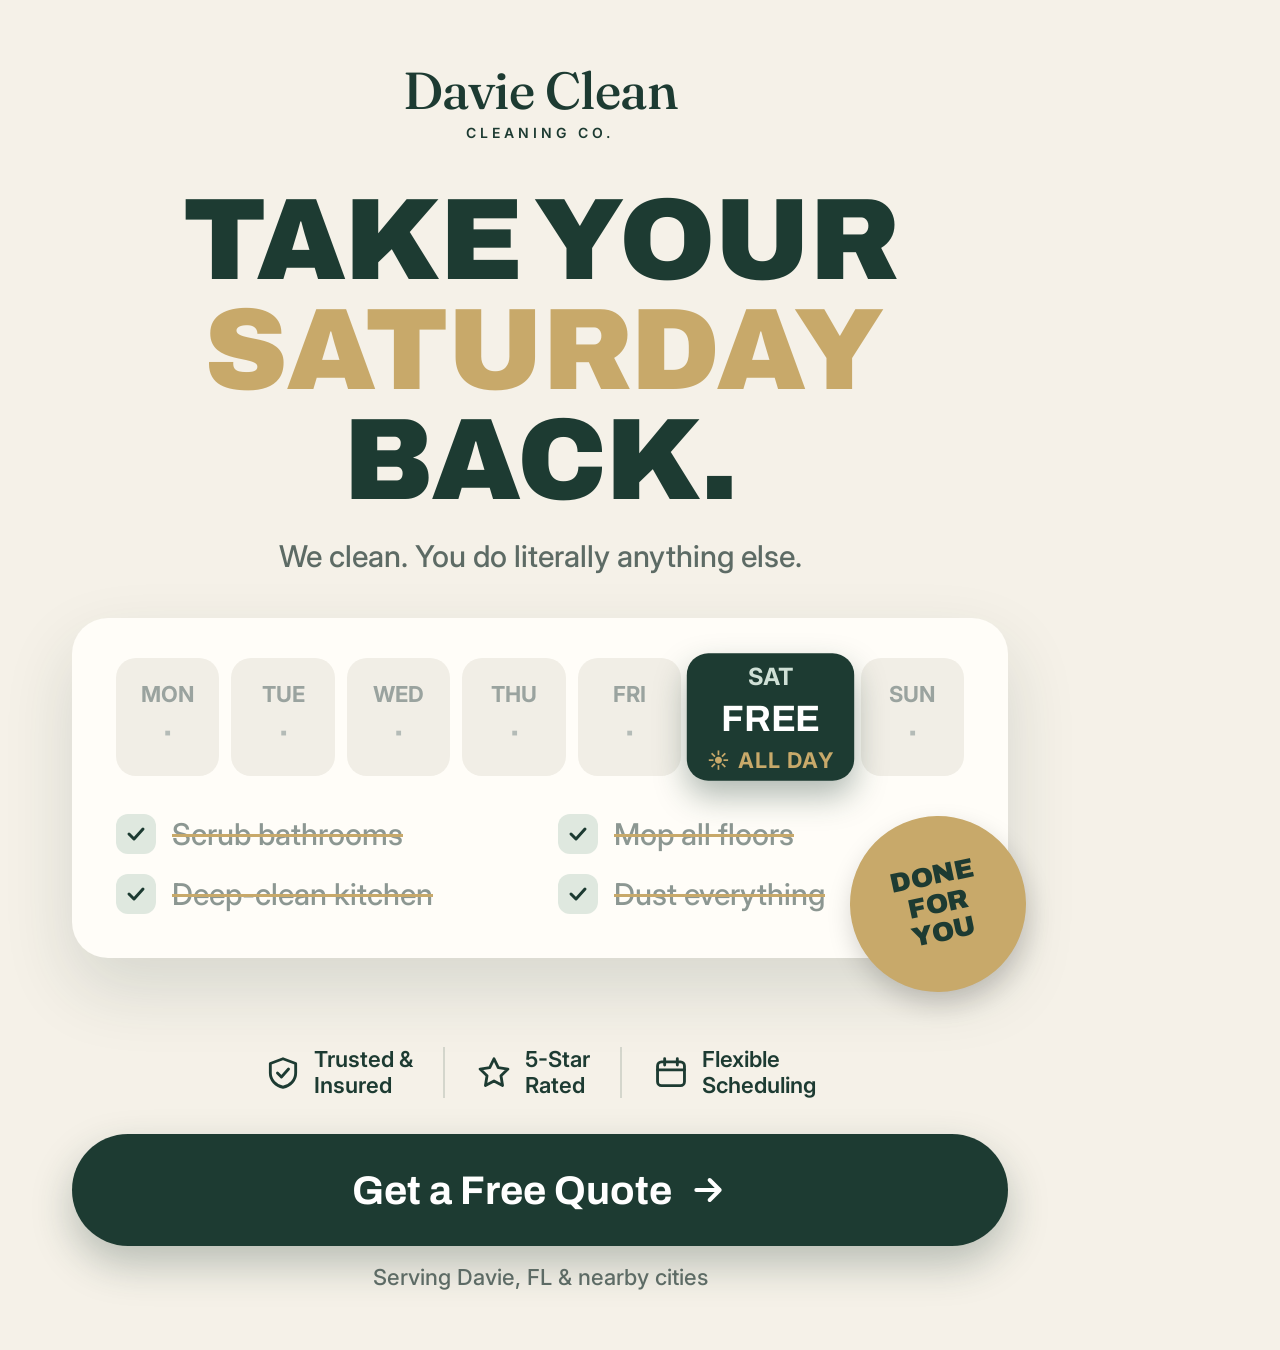
<file: ads/davie-clean/ad-1-saturday.html>
<!doctype html>
<html>
<head>
<meta charset="utf-8">
<link rel="stylesheet" href="shared.css">
<style>
  .headline { font-size: 116px; margin-top: 44px; }
  .headline em { font-style: normal; color: var(--gold); }
  .subhead { margin-top: 22px; }

  .card {
    margin-top: 44px;
    width: 100%;
    background: var(--paper);
    border-radius: 36px;
    padding: 40px 44px 44px;
    box-shadow: 0 30px 70px rgba(29, 59, 50, 0.14);
    position: relative;
  }

  .week { display: flex; gap: 12px; }
  .day {
    flex: 1;
    height: 118px;
    border-radius: 20px;
    background: #f1eee6;
    display: flex;
    flex-direction: column;
    align-items: center;
    justify-content: center;
    gap: 8px;
    font-weight: 700;
    color: #9aa39f;
    font-size: 22px;
  }
  .day b { font-family: 'Archivo', sans-serif; font-size: 34px; color: #b4bbb7; }
  .day.sat {
    flex: 1.5;
    background: var(--green);
    color: #cfe0d6;
    transform: scale(1.08);
    box-shadow: 0 14px 30px rgba(29, 59, 50, 0.35);
  }
  .day.sat b { color: #fff; }
  .day.sat span { color: var(--gold); font-size: 20px; letter-spacing: 1px; }

  .todo { margin-top: 38px; display: grid; grid-template-columns: 1fr 1fr; gap: 20px 36px; }
  .todo div {
    display: flex; align-items: center; gap: 16px;
    font-size: 30px; font-weight: 500; color: #8c9792;
    text-decoration: line-through; text-decoration-color: var(--gold); text-decoration-thickness: 3px;
  }
  .todo i {
    width: 40px; height: 40px; border-radius: 12px; background: var(--sage);
    display: grid; place-items: center; flex: none;
  }
  .todo svg { width: 24px; height: 24px; }

  .stamp {
    position: absolute;
    right: -18px; bottom: -34px;
    width: 176px; height: 176px; border-radius: 50%;
    background: var(--gold);
    color: var(--green);
    display: grid; place-items: center; text-align: center;
    font-family: 'Archivo', sans-serif; font-weight: 900; font-size: 27px; line-height: 1.05;
    transform: rotate(-12deg);
    box-shadow: 0 12px 26px rgba(0,0,0,0.18);
  }

  .trust { margin-top: auto; }
  .cta { margin-top: 36px; }
</style>
</head>
<body>
<div class="ad">
  <div class="logo"><div class="name">Davie Clean</div><div class="sub">CLEANING CO.</div></div>

  <h1 class="headline">Take your<br><em>Saturday</em> back.</h1>
  <p class="subhead">We clean. You do literally anything else.</p>

  <div class="card">
    <div class="week">
      <div class="day">MON<b>·</b></div>
      <div class="day">TUE<b>·</b></div>
      <div class="day">WED<b>·</b></div>
      <div class="day">THU<b>·</b></div>
      <div class="day">FRI<b>·</b></div>
      <div class="day sat">SAT<b>FREE</b><span>☀ ALL DAY</span></div>
      <div class="day">SUN<b>·</b></div>
    </div>
    <div class="todo">
      <div><i><svg viewBox="0 0 24 24" fill="none" stroke="#1d3b32" stroke-width="3" stroke-linecap="round" stroke-linejoin="round"><path d="M5 12l5 5 9-10"/></svg></i>Scrub bathrooms</div>
      <div><i><svg viewBox="0 0 24 24" fill="none" stroke="#1d3b32" stroke-width="3" stroke-linecap="round" stroke-linejoin="round"><path d="M5 12l5 5 9-10"/></svg></i>Mop all floors</div>
      <div><i><svg viewBox="0 0 24 24" fill="none" stroke="#1d3b32" stroke-width="3" stroke-linecap="round" stroke-linejoin="round"><path d="M5 12l5 5 9-10"/></svg></i>Deep-clean kitchen</div>
      <div><i><svg viewBox="0 0 24 24" fill="none" stroke="#1d3b32" stroke-width="3" stroke-linecap="round" stroke-linejoin="round"><path d="M5 12l5 5 9-10"/></svg></i>Dust everything</div>
    </div>
    <div class="stamp">DONE<br>FOR<br>YOU</div>
  </div>

  <div class="trust">
    <div class="item"><svg viewBox="0 0 24 24" fill="none" stroke="#1d3b32" stroke-width="1.8" stroke-linejoin="round"><path d="M12 3l8 3v6c0 4.5-3.4 8.2-8 9-4.6-.8-8-4.5-8-9V6l8-3z"/><path d="M8.5 12l2.5 2.5 4.5-5" stroke-linecap="round"/></svg>Trusted &amp;<br>Insured</div>
    <div class="item"><svg viewBox="0 0 24 24" fill="none" stroke="#1d3b32" stroke-width="1.8" stroke-linejoin="round"><path d="M12 3l2.7 5.6 6.1.9-4.4 4.3 1 6.1L12 17l-5.4 2.9 1-6.1-4.4-4.3 6.1-.9L12 3z"/></svg>5-Star<br>Rated</div>
    <div class="item"><svg viewBox="0 0 24 24" fill="none" stroke="#1d3b32" stroke-width="1.8" stroke-linecap="round"><rect x="3.5" y="5" width="17" height="15" rx="2.5"/><path d="M3.5 10h17M8 3v4M16 3v4"/></svg>Flexible<br>Scheduling</div>
  </div>

  <div class="cta">Get a Free Quote <svg viewBox="0 0 24 24" fill="none" stroke="#fff" stroke-width="2.4" stroke-linecap="round" stroke-linejoin="round"><path d="M5 12h14M13 6l6 6-6 6"/></svg></div>
  <div class="area">Serving Davie, FL &amp; nearby cities</div>
</div>
</body>
</html>
</file>
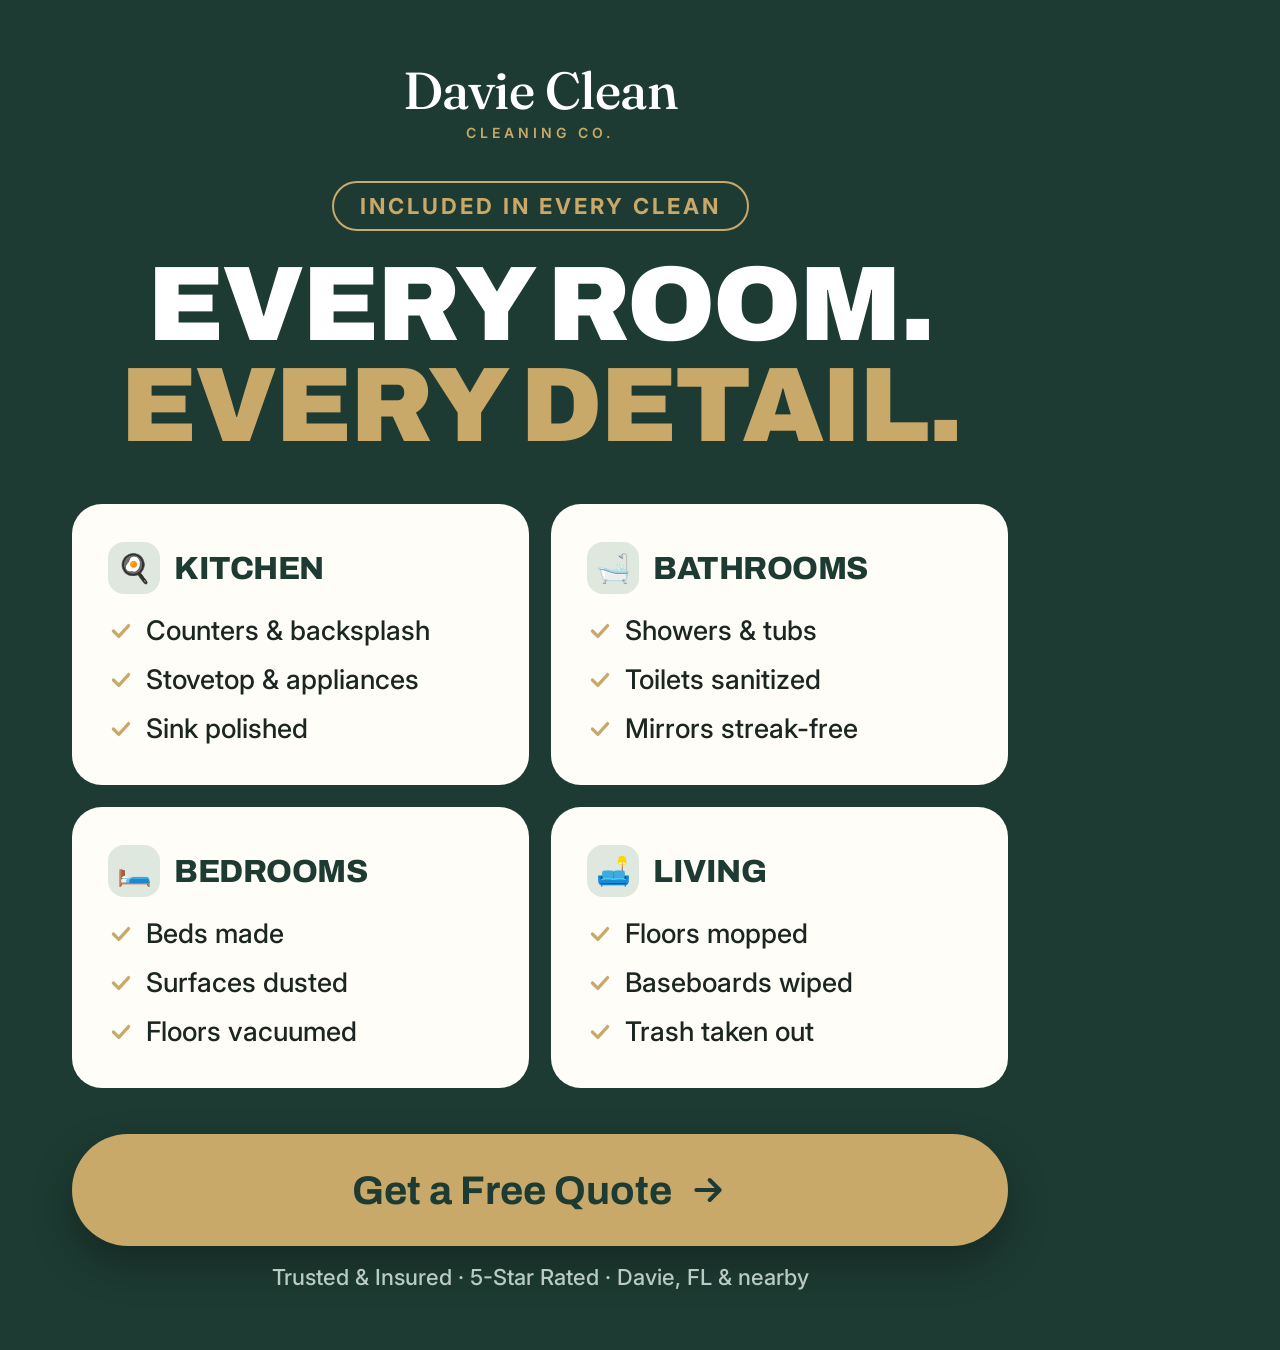
<file: ads/davie-clean/ad-2-checklist.html>
<!doctype html>
<html>
<head>
<meta charset="utf-8">
<link rel="stylesheet" href="shared.css">
<style>
  body { background: var(--green); }
  .logo { color: #fff; }
  .logo .sub { color: var(--gold); }
  .kicker {
    margin-top: 40px;
    padding: 10px 26px;
    border-radius: 40px;
    border: 2px solid var(--gold);
    color: var(--gold);
    font-weight: 700; font-size: 22px; letter-spacing: 3px;
  }
  .headline { color: #fff; font-size: 106px; margin-top: 24px; }
  .headline em { font-style: normal; color: var(--gold); }

  .grid {
    margin-top: 48px;
    width: 100%;
    display: grid;
    grid-template-columns: 1fr 1fr;
    gap: 22px;
  }
  .room {
    background: var(--paper);
    border-radius: 30px;
    padding: 38px 36px 40px;
  }
  .room h3 {
    display: flex; align-items: center; gap: 14px;
    font-family: 'Archivo', sans-serif; font-weight: 800; font-size: 32px;
    color: var(--green); text-transform: uppercase; letter-spacing: -0.5px;
  }
  .room h3 span {
    width: 52px; height: 52px; border-radius: 16px; background: var(--sage);
    display: grid; place-items: center; font-size: 28px;
  }
  .room ul { list-style: none; margin-top: 20px; display: grid; gap: 16px; }
  .room li {
    display: flex; align-items: center; gap: 12px;
    font-size: 27px; font-weight: 500; color: var(--ink);
  }
  .room li svg { width: 26px; height: 26px; flex: none; }

  .cta { margin-top: auto; background: var(--gold); color: var(--green); box-shadow: 0 18px 40px rgba(0,0,0,0.3); }
  .area { color: #b9cbc2; }
</style>
</head>
<body>
<div class="ad">
  <div class="logo"><div class="name">Davie Clean</div><div class="sub">CLEANING CO.</div></div>

  <div class="kicker">INCLUDED IN EVERY CLEAN</div>
  <h1 class="headline">Every room.<br><em>Every detail.</em></h1>

  <div class="grid">
    <div class="room">
      <h3><span>🍳</span>Kitchen</h3>
      <ul>
        <li><svg viewBox="0 0 24 24" fill="none" stroke="#c8a96a" stroke-width="3" stroke-linecap="round" stroke-linejoin="round"><path d="M5 12l5 5 9-10"/></svg>Counters &amp; backsplash</li>
        <li><svg viewBox="0 0 24 24" fill="none" stroke="#c8a96a" stroke-width="3" stroke-linecap="round" stroke-linejoin="round"><path d="M5 12l5 5 9-10"/></svg>Stovetop &amp; appliances</li>
        <li><svg viewBox="0 0 24 24" fill="none" stroke="#c8a96a" stroke-width="3" stroke-linecap="round" stroke-linejoin="round"><path d="M5 12l5 5 9-10"/></svg>Sink polished</li>
      </ul>
    </div>
    <div class="room">
      <h3><span>🛁</span>Bathrooms</h3>
      <ul>
        <li><svg viewBox="0 0 24 24" fill="none" stroke="#c8a96a" stroke-width="3" stroke-linecap="round" stroke-linejoin="round"><path d="M5 12l5 5 9-10"/></svg>Showers &amp; tubs</li>
        <li><svg viewBox="0 0 24 24" fill="none" stroke="#c8a96a" stroke-width="3" stroke-linecap="round" stroke-linejoin="round"><path d="M5 12l5 5 9-10"/></svg>Toilets sanitized</li>
        <li><svg viewBox="0 0 24 24" fill="none" stroke="#c8a96a" stroke-width="3" stroke-linecap="round" stroke-linejoin="round"><path d="M5 12l5 5 9-10"/></svg>Mirrors streak-free</li>
      </ul>
    </div>
    <div class="room">
      <h3><span>🛏️</span>Bedrooms</h3>
      <ul>
        <li><svg viewBox="0 0 24 24" fill="none" stroke="#c8a96a" stroke-width="3" stroke-linecap="round" stroke-linejoin="round"><path d="M5 12l5 5 9-10"/></svg>Beds made</li>
        <li><svg viewBox="0 0 24 24" fill="none" stroke="#c8a96a" stroke-width="3" stroke-linecap="round" stroke-linejoin="round"><path d="M5 12l5 5 9-10"/></svg>Surfaces dusted</li>
        <li><svg viewBox="0 0 24 24" fill="none" stroke="#c8a96a" stroke-width="3" stroke-linecap="round" stroke-linejoin="round"><path d="M5 12l5 5 9-10"/></svg>Floors vacuumed</li>
      </ul>
    </div>
    <div class="room">
      <h3><span>🛋️</span>Living</h3>
      <ul>
        <li><svg viewBox="0 0 24 24" fill="none" stroke="#c8a96a" stroke-width="3" stroke-linecap="round" stroke-linejoin="round"><path d="M5 12l5 5 9-10"/></svg>Floors mopped</li>
        <li><svg viewBox="0 0 24 24" fill="none" stroke="#c8a96a" stroke-width="3" stroke-linecap="round" stroke-linejoin="round"><path d="M5 12l5 5 9-10"/></svg>Baseboards wiped</li>
        <li><svg viewBox="0 0 24 24" fill="none" stroke="#c8a96a" stroke-width="3" stroke-linecap="round" stroke-linejoin="round"><path d="M5 12l5 5 9-10"/></svg>Trash taken out</li>
      </ul>
    </div>
  </div>

  <div class="cta">Get a Free Quote <svg viewBox="0 0 24 24" fill="none" stroke="#1d3b32" stroke-width="2.4" stroke-linecap="round" stroke-linejoin="round"><path d="M5 12h14M13 6l6 6-6 6"/></svg></div>
  <div class="area">Trusted &amp; Insured · 5-Star Rated · Davie, FL &amp; nearby</div>
</div>
</body>
</html>
</file>
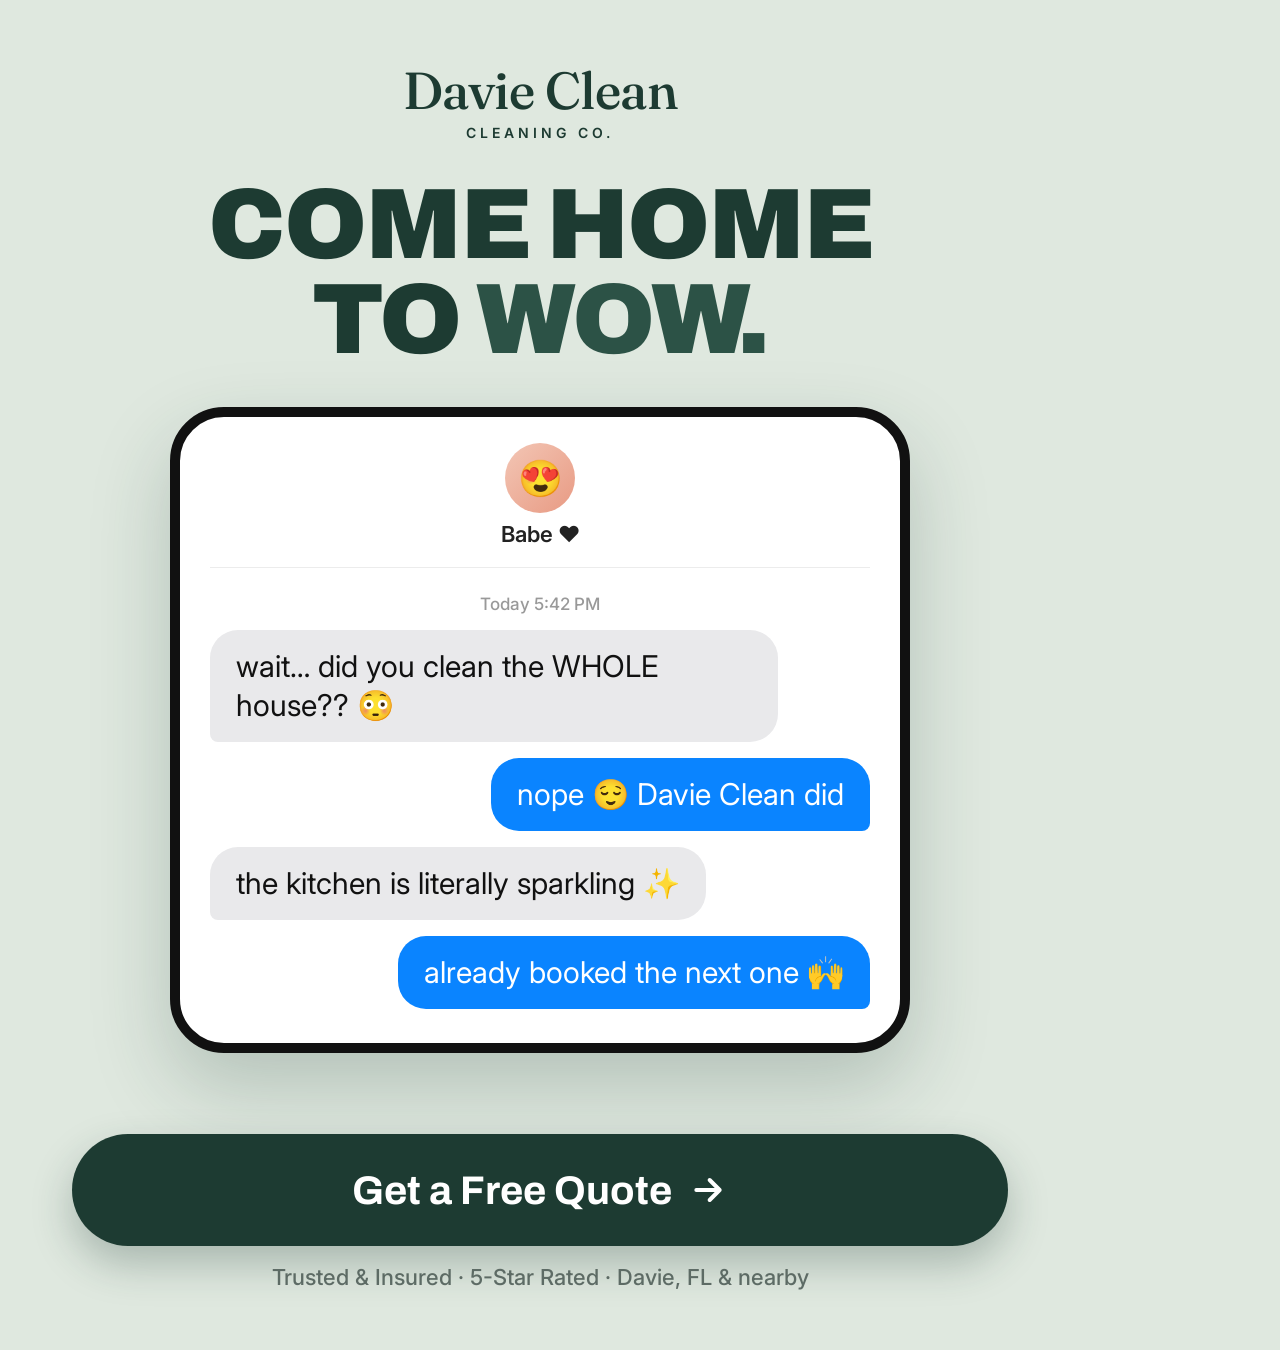
<file: ads/davie-clean/ad-3-texts.html>
<!doctype html>
<html>
<head>
<meta charset="utf-8">
<link rel="stylesheet" href="shared.css">
<style>
  body { background: var(--sage); }
  .headline { font-size: 100px; margin-top: 36px; }
  .headline em { font-style: normal; color: var(--green-2); -webkit-text-stroke: 0; }

  .phone {
    margin-top: 40px;
    width: 740px;
    background: #fff;
    border-radius: 54px;
    padding: 26px 30px 34px;
    box-shadow: 0 34px 80px rgba(29, 59, 50, 0.22);
    border: 10px solid #111;
  }
  .contact {
    display: flex; flex-direction: column; align-items: center; gap: 8px;
    padding-bottom: 20px; border-bottom: 1px solid #ececec;
  }
  .avatar {
    width: 70px; height: 70px; border-radius: 50%;
    background: linear-gradient(135deg, #f3c6b5, #e89a83);
    display: grid; place-items: center; font-size: 36px;
  }
  .contact b { font-size: 22px; font-weight: 600; color: #222; }
  .thread { display: flex; flex-direction: column; gap: 16px; padding-top: 26px; }
  .msg {
    max-width: 86%;
    padding: 17px 26px;
    border-radius: 28px;
    font-size: 30px;
    line-height: 1.3;
  }
  .them { background: #e9e9eb; color: #111; align-self: flex-start; border-bottom-left-radius: 8px; }
  .me { background: #0a84ff; color: #fff; align-self: flex-end; border-bottom-right-radius: 8px; }
  .time { align-self: center; font-size: 17px; color: #999; font-weight: 500; }

  .cta { margin-top: auto; flex: none; }
</style>
</head>
<body>
<div class="ad">
  <div class="logo"><div class="name">Davie Clean</div><div class="sub">CLEANING CO.</div></div>

  <h1 class="headline">Come home<br>to <em>wow.</em></h1>

  <div class="phone">
    <div class="contact"><div class="avatar">😍</div><b>Babe ❤️</b></div>
    <div class="thread">
      <div class="time">Today 5:42 PM</div>
      <div class="msg them">wait… did you clean the WHOLE house?? 😳</div>
      <div class="msg me">nope 😌 Davie Clean did</div>
      <div class="msg them">the kitchen is literally sparkling ✨</div>
      <div class="msg me">already booked the next one 🙌</div>
    </div>
  </div>

  <div class="cta">Get a Free Quote <svg viewBox="0 0 24 24" fill="none" stroke="#fff" stroke-width="2.4" stroke-linecap="round" stroke-linejoin="round"><path d="M5 12h14M13 6l6 6-6 6"/></svg></div>
  <div class="area">Trusted &amp; Insured · 5-Star Rated · Davie, FL &amp; nearby</div>
</div>
</body>
</html>
</file>
<file: ads/davie-clean/shared.css>
@import url('https://fonts.googleapis.com/css2?family=Archivo:wght@500;600;700;800;900&family=Fraunces:opsz,wght@9..144,500;9..144,600&family=Inter:wght@400;500;600;700&display=block');

:root {
  --green: #1d3b32;
  --green-2: #2c5246;
  --cream: #f5f1e8;
  --paper: #fffdf8;
  --sage: #dfe8df;
  --gold: #c8a96a;
  --ink: #1b2622;
  --muted: #5d6b65;
}

* { box-sizing: border-box; margin: 0; padding: 0; }

html, body { width: 1080px; height: 1350px; }

body {
  background: var(--cream);
  color: var(--ink);
  font-family: 'Inter', sans-serif;
  overflow: hidden;
}

.ad {
  position: relative;
  width: 1080px;
  height: 1350px;
  padding: 64px 72px 60px;
  display: flex;
  flex-direction: column;
  align-items: center;
}

.logo { text-align: center; color: var(--green); }
.logo .name {
  font-family: 'Fraunces', serif;
  font-weight: 500;
  font-size: 52px;
  letter-spacing: -0.5px;
  line-height: 1;
}
.logo .sub {
  font-family: 'Inter', sans-serif;
  font-size: 14px;
  font-weight: 600;
  letter-spacing: 4px;
  margin-top: 8px;
}

.headline {
  font-family: 'Archivo', sans-serif;
  font-weight: 900;
  color: var(--green);
  text-align: center;
  text-transform: uppercase;
  letter-spacing: -2px;
  line-height: 0.95;
}

.subhead {
  font-size: 30px;
  color: var(--muted);
  text-align: center;
  font-weight: 500;
}

.trust {
  display: flex;
  justify-content: center;
  gap: 0;
  width: 100%;
}
.trust .item {
  display: flex;
  align-items: center;
  gap: 12px;
  padding: 0 30px;
  font-size: 22px;
  font-weight: 600;
  color: var(--green);
  line-height: 1.15;
}
.trust .item + .item { border-left: 2px solid rgba(29, 59, 50, 0.15); }
.trust svg { width: 38px; height: 38px; flex: none; }

.cta {
  width: 100%;
  height: 112px;
  border-radius: 56px;
  background: var(--green);
  color: #fff;
  display: flex;
  align-items: center;
  justify-content: center;
  gap: 16px;
  font-family: 'Archivo', sans-serif;
  font-weight: 700;
  font-size: 40px;
  box-shadow: 0 18px 40px rgba(29, 59, 50, 0.28);
}
.cta svg { width: 40px; height: 40px; }

.area {
  font-size: 22px;
  color: var(--muted);
  font-weight: 500;
  margin-top: 18px;
  text-align: center;
}
</file>
